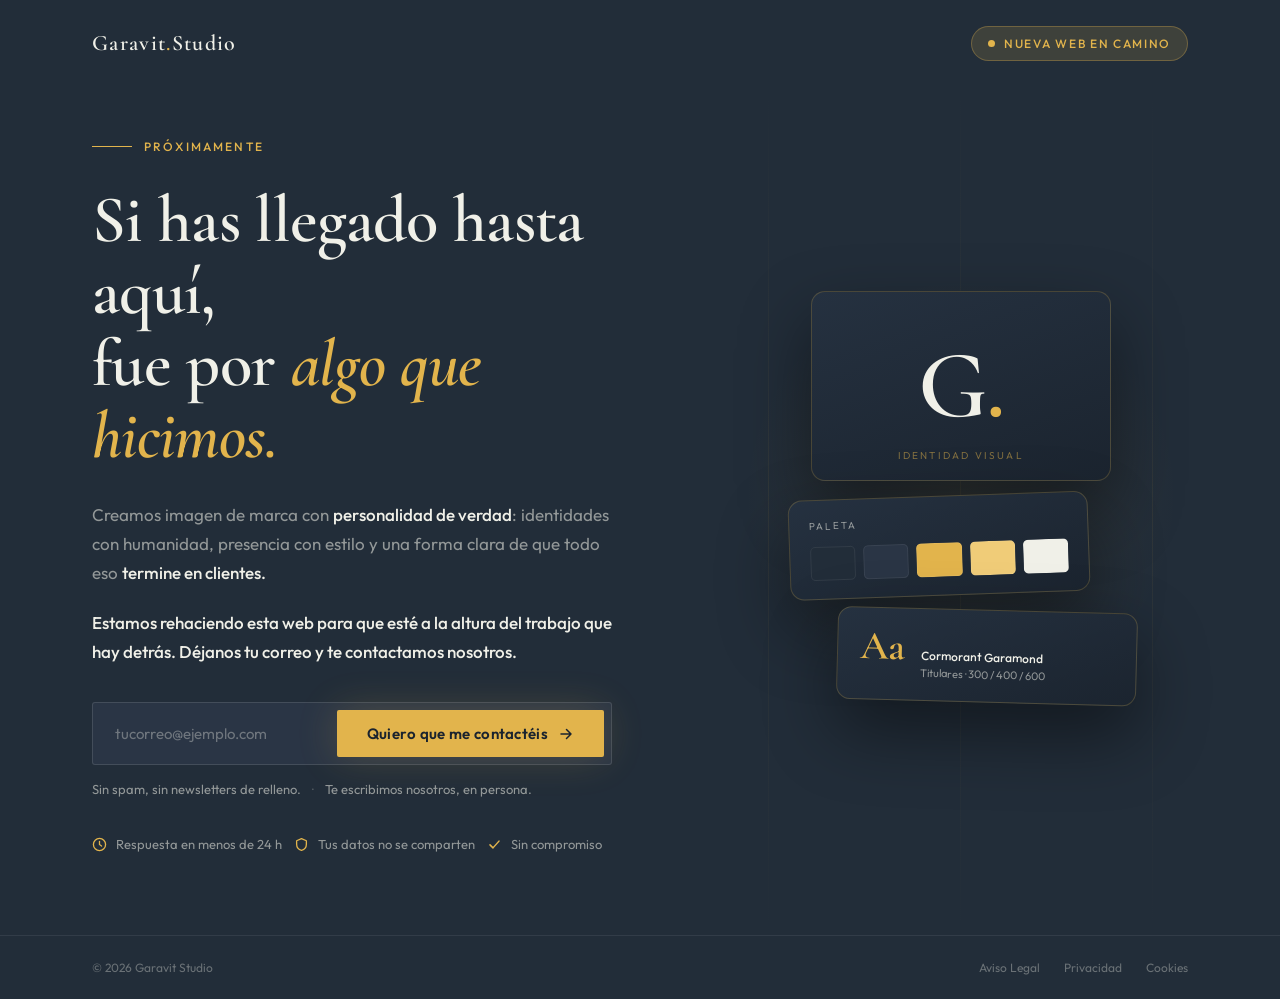
<file: index.html>
<!DOCTYPE html>
<html lang="es">
<head>
  <meta charset="UTF-8">
  <meta name="viewport" content="width=device-width, initial-scale=1.0">

  <!-- ═══ SEO ═══════════════════════════════════════════════ -->
  <title>Próximamente | Garavit Studio — Identidad de marca con personalidad</title>
  <meta name="description" content="Estamos preparando la nueva web de Garavit Studio. Creamos identidad de marca con humanidad, presencia con estilo y contenido que trae clientes. Déjanos tu correo y te contactamos.">
  <meta name="keywords" content="identidad de marca Salamanca, branding con personalidad, diseño de marca, agencia de marketing Salamanca, imagen de marca, Garavit Studio">
  <meta name="author" content="Garavit Studio">
  <meta name="robots" content="index, follow">
  <!-- Canónica a la raíz: esta página se sirve en / mediante el rewrite
       de vercel.json, y también existe en /proximamente.html -->
  <link rel="canonical" href="https://garavitstudio.com/">
  <meta name="theme-color" content="#222d39">

  <!-- ═══ OPEN GRAPH ════════════════════════════════════════ -->
  <meta property="og:type" content="website">
  <meta property="og:url" content="https://garavitstudio.com/">
  <meta property="og:title" content="Próximamente | Garavit Studio">
  <meta property="og:description" content="Si has llegado hasta aquí, fue por algo que hicimos. Estamos preparando algo a la altura. Déjanos tu correo y te contactamos.">
  <meta property="og:locale" content="es_ES">
  <meta property="og:site_name" content="Garavit Studio">

  <!-- ═══ TWITTER CARD ══════════════════════════════════════ -->
  <meta name="twitter:card" content="summary_large_image">
  <meta name="twitter:title" content="Próximamente | Garavit Studio">
  <meta name="twitter:description" content="Identidad de marca con personalidad de verdad. Estamos preparando la nueva web.">
  <meta name="twitter:site" content="@garavitstudio">

  <!-- ═══ JSON-LD ═══════════════════════════════════════════ -->
  <script type="application/ld+json">
  {
    "@context": "https://schema.org",
    "@type": "MarketingAgency",
    "name": "Garavit Studio",
    "description": "Estudio de identidad de marca y creación de contenido en Salamanca. Creamos marcas con personalidad, presencia con estilo y contenido que consigue clientes.",
    "url": "https://garavitstudio.com/",
    "telephone": "+34643981922",
    "email": "hola@garavitstudio.com",
    "address": {
      "@type": "PostalAddress",
      "addressLocality": "Salamanca",
      "addressRegion": "Castilla y León",
      "addressCountry": "ES"
    },
    "areaServed": { "@type": "City", "name": "Salamanca" },
    "priceRange": "€€"
  }
  </script>

  <!-- ═══ FUENTES ═══════════════════════════════════════════ -->
  <link rel="preconnect" href="https://fonts.googleapis.com">
  <link rel="preconnect" href="https://fonts.gstatic.com" crossorigin>
  <link href="https://fonts.googleapis.com/css2?family=Cormorant+Garamond:ital,wght@0,300;0,400;0,600;1,300;1,400;1,600&family=Outfit:wght@300;400;500;600&display=swap" rel="stylesheet">

  <!-- ═══ ESTILOS ═══════════════════════════════════════════ -->
  <link rel="stylesheet" href="css/proximamente.css">
</head>
<body>

<!-- ═══════════════════════════════════════════════
     CABECERA MÍNIMA
═══════════════════════════════════════════════ -->
<header>
  <div class="inner">
    <div class="logo">Garavit<span>.</span>Studio</div>
    <div class="badge">
      <span class="pulse"></span>
      <span>Nueva web en camino</span>
    </div>
  </div>
</header>

<!-- ═══════════════════════════════════════════════
     ÚNICO CONTENIDO: PRÓXIMAMENTE + CORREO
═══════════════════════════════════════════════ -->
<main id="hero">
  <div class="hero-lines">
    <div class="hero-line"></div>
    <div class="hero-line"></div>
    <div class="hero-line"></div>
  </div>

  <div class="container">
    <div class="hero-grid">

      <!-- ─── Texto + formulario ─── -->
      <div>
        <div class="eyebrow reveal">
          <div class="line"></div>
          <span>Próximamente</span>
        </div>

        <h1 class="reveal reveal-delay-1">
          Si has llegado hasta aquí,<br>
          fue por <em>algo que hicimos.</em>
        </h1>

        <p class="hero-sub reveal reveal-delay-2">
          Creamos imagen de marca con <strong>personalidad de verdad</strong>: identidades con
          humanidad, presencia con estilo y una forma clara de que todo eso
          <strong>termine en clientes.</strong>
        </p>

        <p class="hero-kicker reveal reveal-delay-2">
          Estamos rehaciendo esta web para que esté a la altura del trabajo que hay detrás.
          Déjanos tu correo y te contactamos nosotros.
        </p>

        <!-- Formulario: la única acción de la página -->
        <form class="lead-form reveal reveal-delay-3" id="leadForm" novalidate>
          <div class="form-row">
            <input
              type="email"
              id="leadEmail"
              name="email"
              placeholder="tucorreo@ejemplo.com"
              autocomplete="email"
              aria-label="Tu correo electrónico"
              required>
            <button type="submit" class="btn-primary" id="leadSubmit">
              <span id="leadSubmitText">Quiero que me contactéis</span>
              <svg width="16" height="16" viewBox="0 0 16 16" fill="none" aria-hidden="true">
                <path d="M3 8H13M13 8L8.5 3.5M13 8L8.5 12.5"
                  stroke="currentColor" stroke-width="1.5"
                  stroke-linecap="round" stroke-linejoin="round"/>
              </svg>
            </button>
          </div>

          <!-- Trampa antispam: invisible para personas -->
          <div class="hp-field" aria-hidden="true">
            <label for="leadWebsite">No rellenar</label>
            <input type="text" id="leadWebsite" name="_honey" tabindex="-1" autocomplete="off">
          </div>

          <p class="form-note">
            Sin spam, sin newsletters de relleno.
            <span class="sep">·</span>
            Te escribimos nosotros, en persona.
          </p>

          <p class="form-msg" id="leadMsg" role="alert"></p>
        </form>

        <!-- Estado de éxito -->
        <div class="form-success" id="leadSuccess" role="status">
          <div class="success-check">
            <svg width="20" height="20" viewBox="0 0 20 20" fill="none" aria-hidden="true">
              <path d="M4 10.5L8 14.5L16 6" stroke="#e2b44c" stroke-width="2"
                stroke-linecap="round" stroke-linejoin="round"/>
            </svg>
          </div>
          <h2>Apuntado. <em>Te escribimos nosotros.</em></h2>
          <p>
            Te contactamos en menos de 24 horas con una propuesta real para tu proyecto.
            Nada de plantillas ni de correos automáticos.
          </p>
        </div>

        <!-- Señales de confianza -->
        <div class="trust-row reveal reveal-delay-4">
          <div class="trust-item">
            <svg width="15" height="15" viewBox="0 0 16 16" fill="none" aria-hidden="true">
              <circle cx="8" cy="8" r="6.5" stroke="currentColor" stroke-width="1.4"/>
              <path d="M8 4.6V8L10.2 9.6" stroke="currentColor" stroke-width="1.4" stroke-linecap="round"/>
            </svg>
            Respuesta en menos de 24 h
          </div>
          <div class="trust-item">
            <svg width="15" height="15" viewBox="0 0 16 16" fill="none" aria-hidden="true">
              <path d="M8 1.8 13.2 4v3.6c0 3.2-2.1 5.6-5.2 6.6-3.1-1-5.2-3.4-5.2-6.6V4L8 1.8Z"
                stroke="currentColor" stroke-width="1.4" stroke-linejoin="round"/>
            </svg>
            Tus datos no se comparten
          </div>
          <div class="trust-item">
            <svg width="15" height="15" viewBox="0 0 16 16" fill="none" aria-hidden="true">
              <path d="M3.2 8.4 6.4 11.6l6.4-7.2" stroke="currentColor" stroke-width="1.6"
                stroke-linecap="round" stroke-linejoin="round"/>
            </svg>
            Sin compromiso
          </div>
        </div>
      </div>

      <!-- ─── Visual de marca (decorativo, sin enlaces) ─── -->
      <div class="hero-visual reveal reveal-delay-2" aria-hidden="true">
        <div class="hero-blob"></div>
        <div class="brand-stack">

          <div class="brand-card brand-card-mark">
            <div class="brand-mark">G<span>.</span></div>
          </div>

          <div class="brand-card brand-card-palette">
            <p class="palette-label">Paleta</p>
            <div class="swatches">
              <div class="swatch" style="background:#222d39"></div>
              <div class="swatch" style="background:#2a3545"></div>
              <div class="swatch" style="background:#e2b44c"></div>
              <div class="swatch" style="background:#f0cc78"></div>
              <div class="swatch" style="background:#f0f0e8"></div>
            </div>
          </div>

          <div class="brand-card brand-card-type">
            <div class="type-specimen">Aa</div>
            <div class="type-meta">
              <strong>Cormorant Garamond</strong>
              Titulares · 300 / 400 / 600
            </div>
          </div>

        </div>
      </div>

    </div>
  </div>
</main>

<!-- ═══════════════════════════════════════════════
     PIE — solo lo exigido por el RGPD
═══════════════════════════════════════════════ -->
<footer>
  <div class="footer-inner">
    <p class="footer-copy">© 2026 Garavit Studio</p>
    <div class="footer-links">
      <a href="aviso-legal.html">Aviso Legal</a>
      <a href="politica-privacidad.html">Privacidad</a>
      <a href="politica-cookies.html">Cookies</a>
    </div>
  </div>
</footer>

<script src="js/proximamente.js"></script>
</body>
</html>
</file>
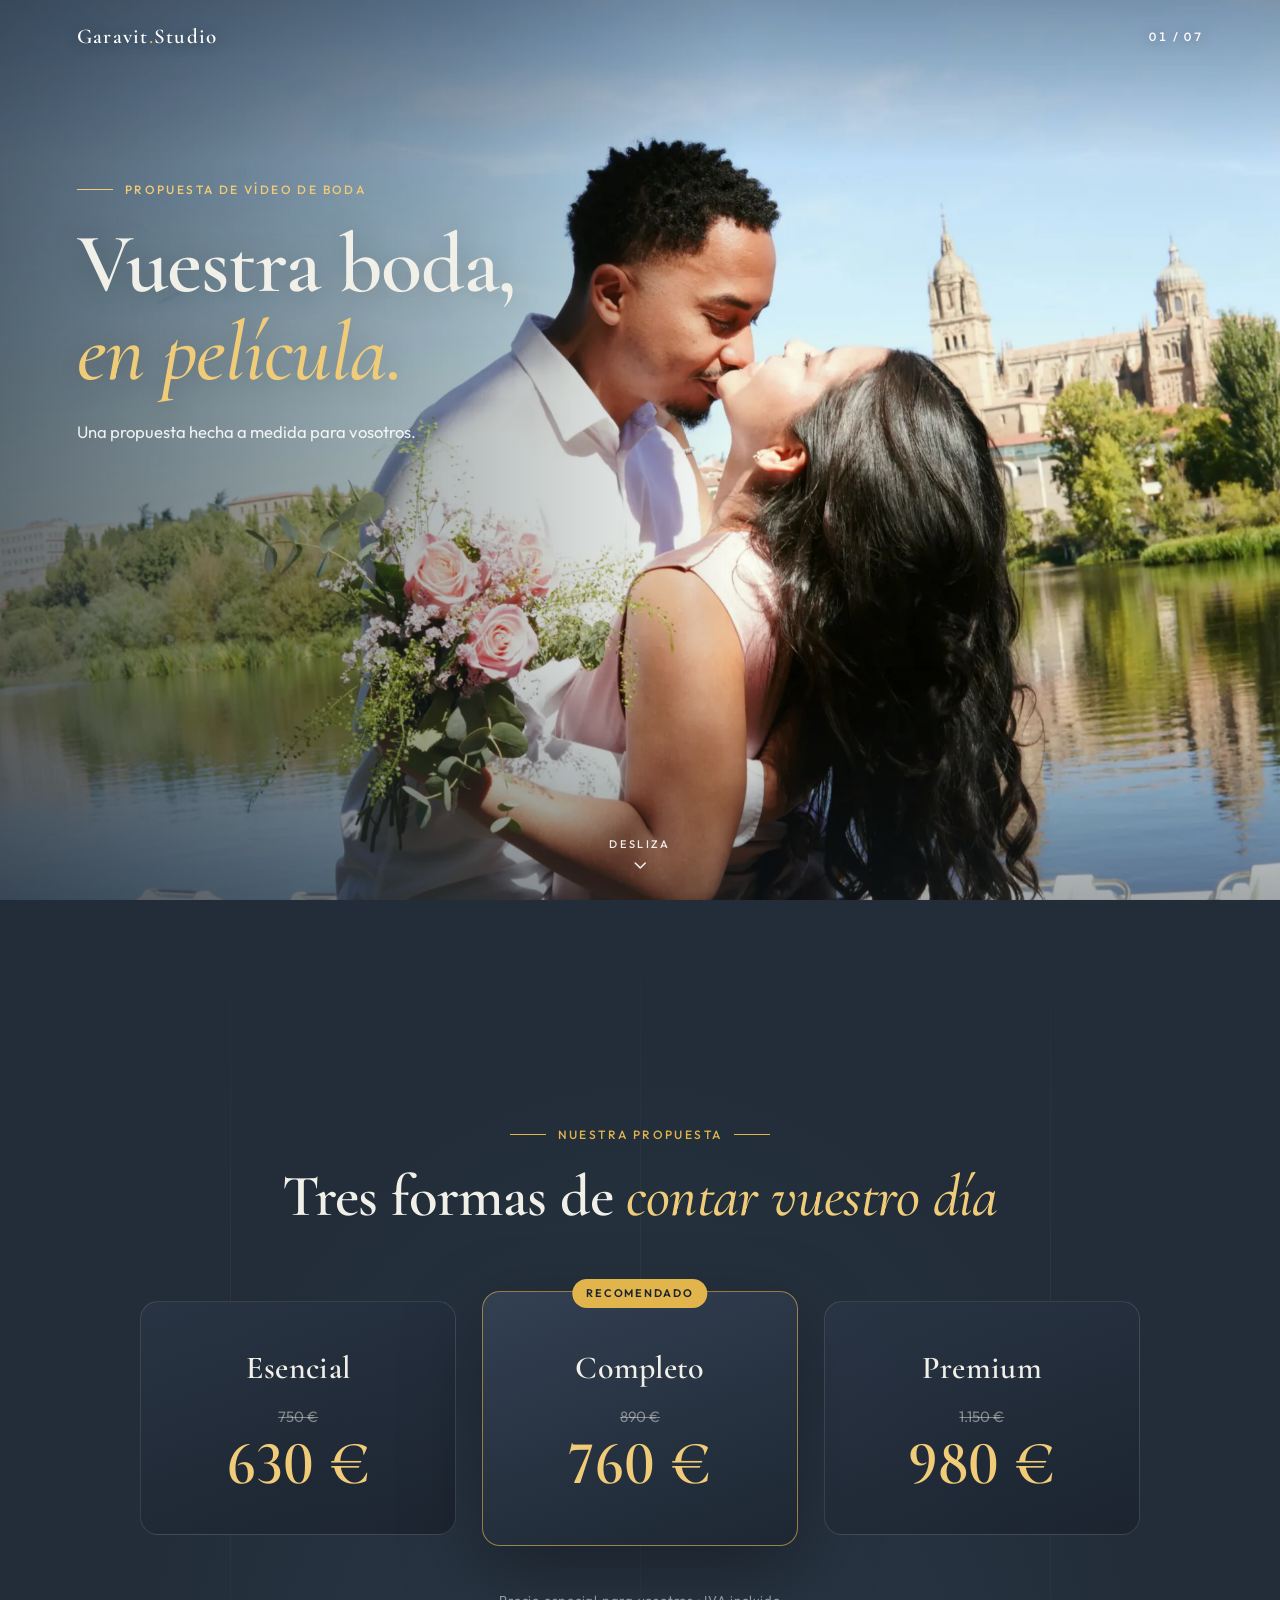
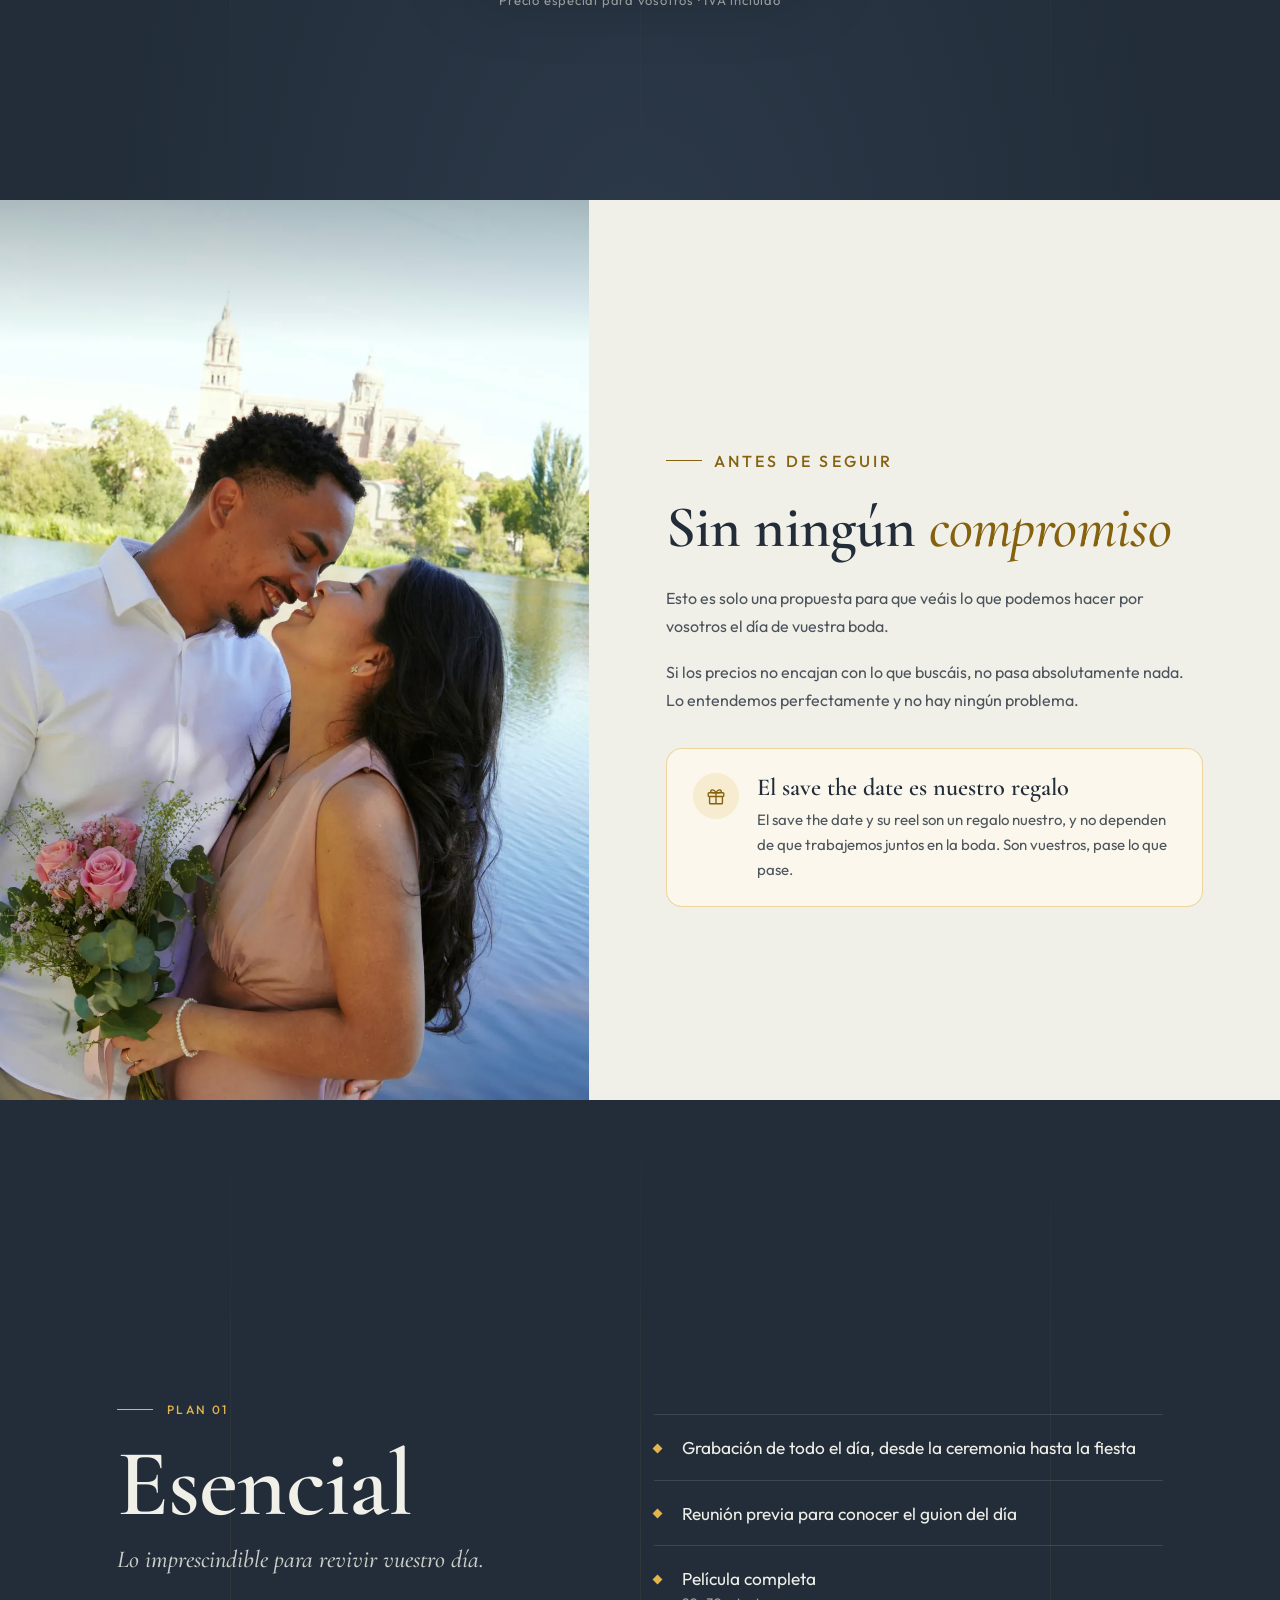
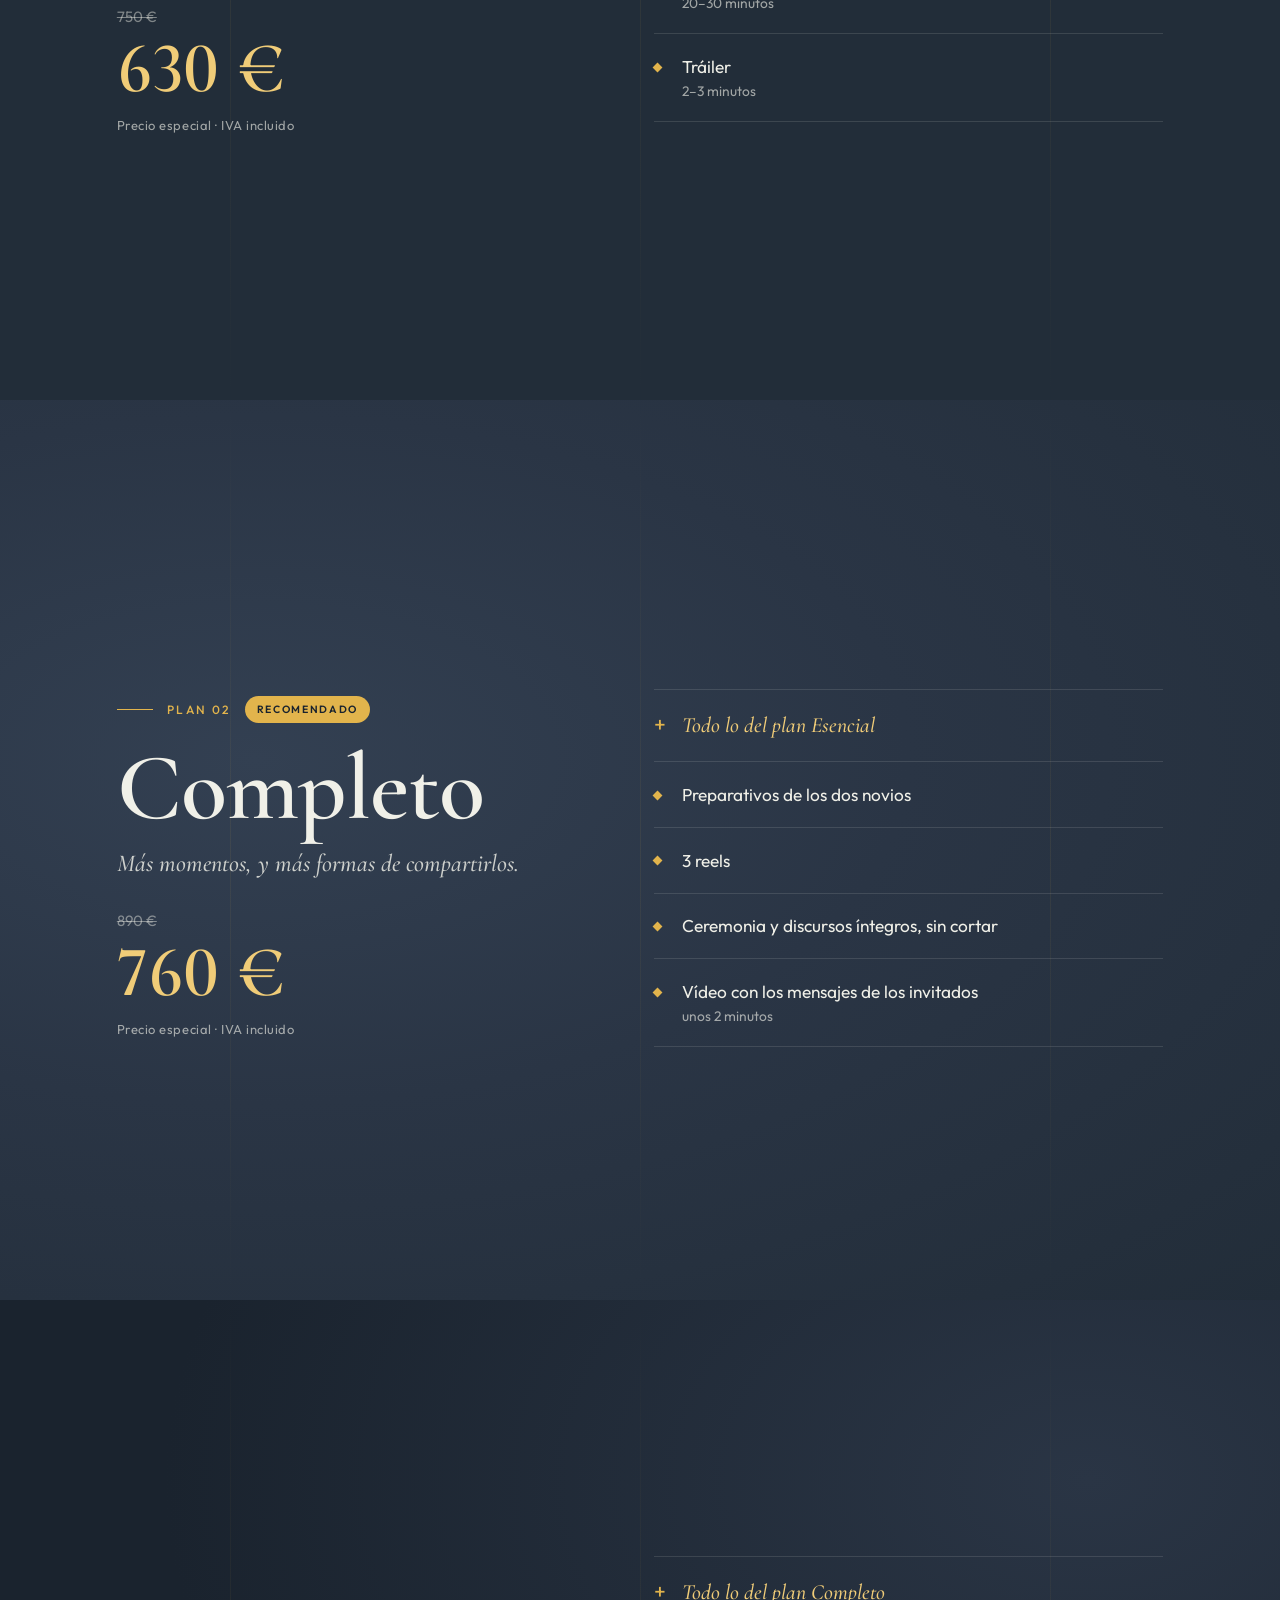
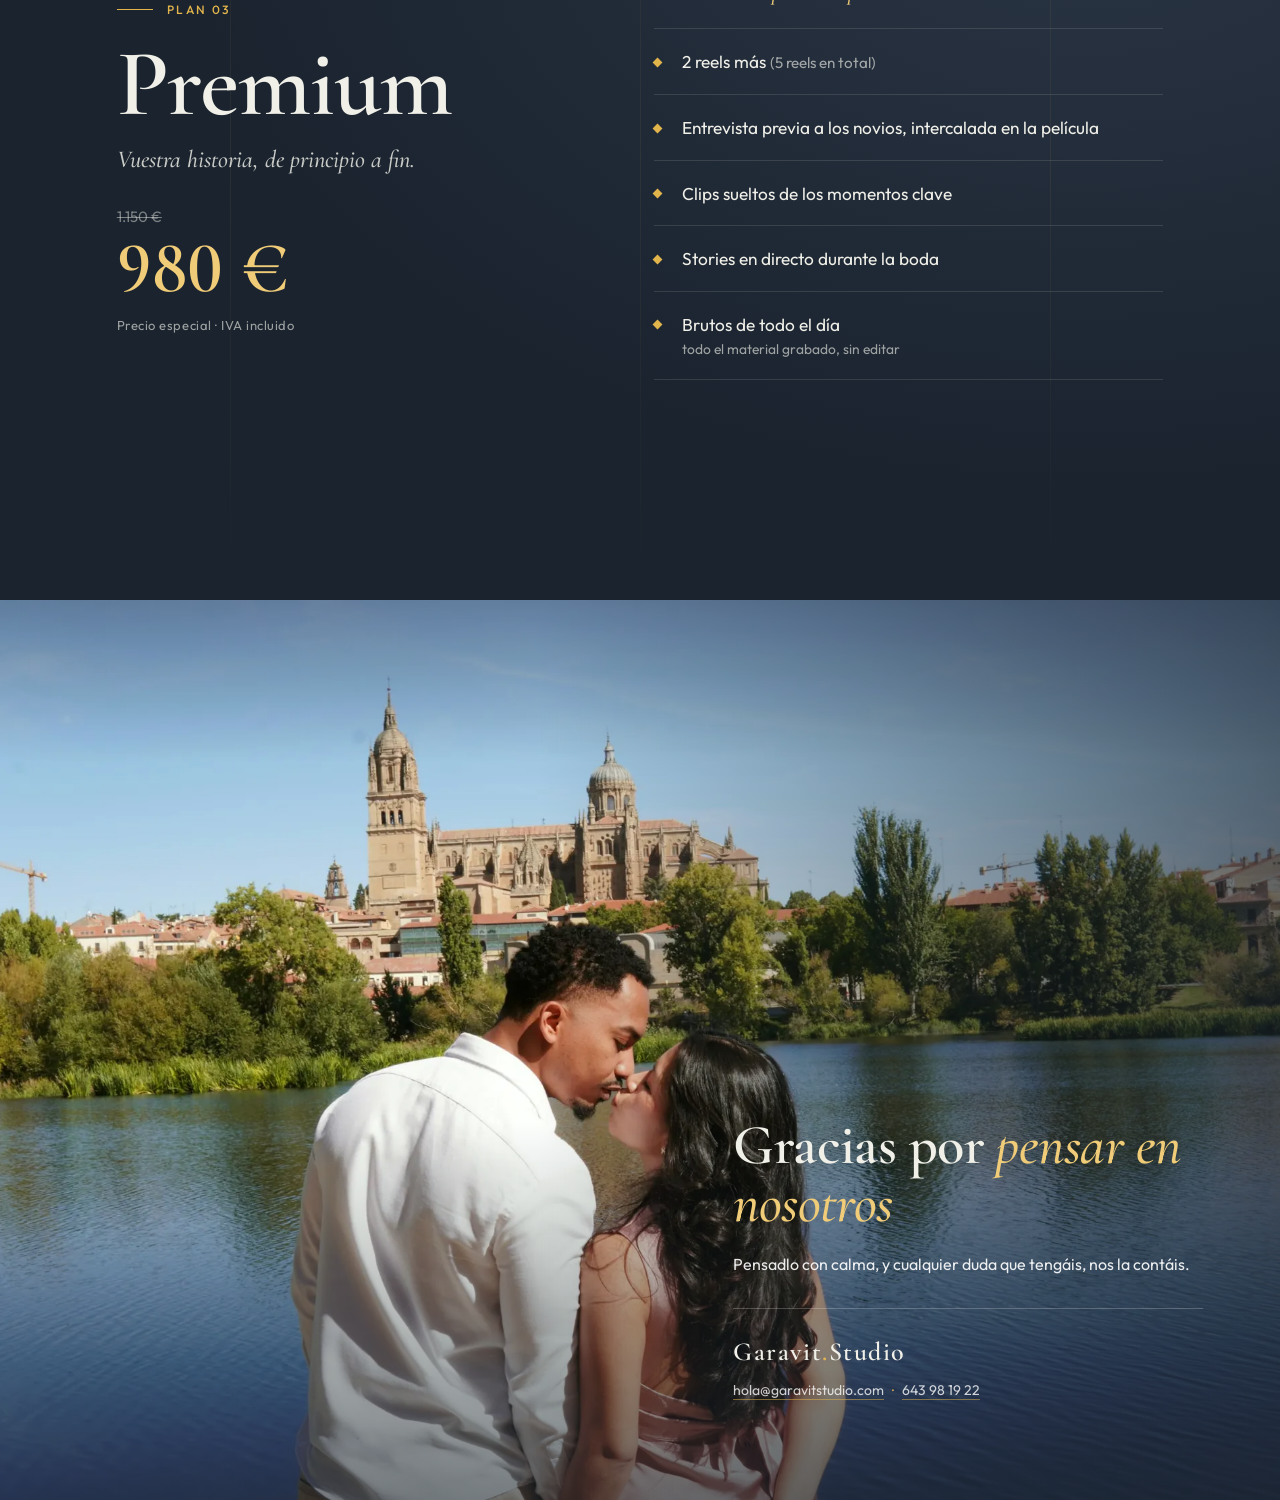
<file: propuesta/index.html>
<!DOCTYPE html>
<html lang="es">
<head>
  <meta charset="UTF-8">
  <meta name="viewport" content="width=device-width, initial-scale=1.0, viewport-fit=cover">
  <script>document.documentElement.classList.add('js');</script>

  <title>Propuesta de vídeo de boda | Garavit Studio</title>
  <meta name="description" content="Nuestra propuesta para grabar vuestra boda: tres planes, sin ningún compromiso.">
  <!-- Página privada para un cliente: fuera de buscadores -->
  <meta name="robots" content="noindex, nofollow">
  <meta name="theme-color" content="#222d39">
  <link rel="icon" href="data:image/svg+xml,%3Csvg xmlns='http://www.w3.org/2000/svg' viewBox='0 0 64 64'%3E%3Crect width='64' height='64' rx='14' fill='%23222d39'/%3E%3Ctext x='32' y='45' text-anchor='middle' font-family='Georgia,serif' font-size='40' font-weight='700' fill='%23f0f0e8'%3EG%3C/text%3E%3Ccircle cx='50' cy='42' r='4' fill='%23e2b44c'/%3E%3C/svg%3E">

  <!-- Vista previa al compartir el enlace (WhatsApp, Instagram…) -->
  <meta property="og:type" content="website">
  <meta property="og:url" content="https://garavitstudio.com/propuesta/">
  <meta property="og:title" content="Vuestra boda, en película · Garavit Studio">
  <meta property="og:description" content="Nuestra propuesta para grabar vuestra boda. Sin ningún compromiso.">
  <meta property="og:image" content="https://garavitstudio.com/propuesta/img/og.jpg">
  <meta property="og:image:width" content="1200">
  <meta property="og:image:height" content="630">
  <meta property="og:locale" content="es_ES">
  <meta property="og:site_name" content="Garavit Studio">
  <meta name="twitter:card" content="summary_large_image">

  <link rel="preconnect" href="https://fonts.googleapis.com">
  <link rel="preconnect" href="https://fonts.gstatic.com" crossorigin>
  <link href="https://fonts.googleapis.com/css2?family=Cormorant+Garamond:ital,wght@0,400;0,500;0,600;1,400;1,500&family=Outfit:wght@300;400;500;600&display=swap" rel="stylesheet">

  <style>
    /* ═══════════════════════════════════════════════
       GARAVIT STUDIO — PRESENTACIÓN DE PRESUPUESTO
       Mismos colores y tipografías que la web.
       Rutas absolutas (/propuesta/…) para que funcione
       tanto en /propuesta como en /propuesta/
    ═══════════════════════════════════════════════ */
    *, *::before, *::after { box-sizing: border-box; margin: 0; padding: 0; }

    :root {
      --navy: #222d39;
      --navy-dark: #1a232e;
      --navy-light: #2a3545;
      --cream: #f0f0e8;
      --gold: #e2b44c;
      --gold-light: #f0cc78;
      --gold-ink: #86620f;               /* dorado legible sobre crema */
      --muted: rgba(240,240,232,0.62);
      --rule: rgba(240,240,232,0.12);
      --ease: cubic-bezier(0.23, 1, 0.32, 1);
      --pad-x: clamp(20px, 6vw, 96px);
    }

    html {
      background: var(--navy);
      scroll-snap-type: y proximity;
      scroll-behavior: smooth;
      -webkit-text-size-adjust: 100%;
    }
    @media (min-width: 900px) and (min-height: 620px) and (orientation: landscape) {
      html { scroll-snap-type: y mandatory; }
    }

    body {
      background: var(--navy);
      color: var(--cream);
      font-family: 'Outfit', system-ui, sans-serif;
      font-weight: 400;
      line-height: 1.6;
      overflow-x: hidden;
      -webkit-font-smoothing: antialiased;
    }

    img { display: block; max-width: 100%; }
    .sr-only {
      position: absolute; width: 1px; height: 1px; overflow: hidden;
      clip: rect(0 0 0 0); white-space: nowrap;
    }

    /* ─── BARRA SUPERIOR ──────────────────────────── */
    .topbar {
      position: fixed; top: 0; left: 0; right: 0; z-index: 30;
      display: flex; align-items: center; justify-content: space-between;
      padding: calc(20px + env(safe-area-inset-top)) var(--pad-x) 20px;
      pointer-events: none;
    }
    .logo, .counter { transition: color 0.35s, text-shadow 0.35s; color: var(--cream); }
    .logo {
      pointer-events: auto;
      font-family: 'Cormorant Garamond', serif;
      font-size: 21px; font-weight: 600; letter-spacing: 0.06em;
      text-decoration: none;
    }
    .logo span { color: var(--gold); transition: color 0.35s; }
    .counter {
      font-size: 12px; font-weight: 500; letter-spacing: 0.2em;
      font-variant-numeric: tabular-nums;
    }
    .topbar [data-on="photo"] { color: #fff; text-shadow: 0 1px 14px rgba(0,0,0,0.45); }
    .topbar [data-on="light"] { color: var(--navy); text-shadow: none; }
    .topbar [data-on="light"] span { color: var(--gold-ink); }

    /* ─── DIAPOSITIVAS ────────────────────────────── */
    .slide {
      position: relative;
      min-height: 100vh;
      min-height: 100svh;
      scroll-snap-align: start;
      display: flex; align-items: center;
      overflow: hidden;
    }
    .wrap {
      position: relative; z-index: 2;
      width: 100%; max-width: 1200px; margin: 0 auto;
      padding: clamp(96px, 14vh, 140px) var(--pad-x) clamp(64px, 10vh, 110px);
    }

    .eyebrow {
      display: flex; align-items: center; gap: 12px;
      font-size: 12px; font-weight: 500; letter-spacing: 0.2em;
      text-transform: uppercase; color: var(--gold);
      margin-bottom: 22px;
    }
    .eyebrow .line { width: 36px; height: 1px; background: currentColor; flex: none; }

    h1, h2 {
      font-family: 'Cormorant Garamond', serif;
      font-weight: 600; line-height: 1.04; letter-spacing: -0.01em;
    }
    h1 em, h2 em { font-style: italic; font-weight: 500; color: var(--gold-light); }
    h2 { font-size: clamp(38px, 4.6vw, 72px); }

    /* Líneas verticales decorativas, como en la home */
    .lines { position: absolute; inset: 0; pointer-events: none; }
    .lines i {
      position: absolute; top: 0; bottom: 0; width: 1px;
      background: linear-gradient(to bottom, transparent, rgba(226,180,76,0.08), transparent);
    }
    .lines i:nth-child(1) { left: 18%; }
    .lines i:nth-child(2) { left: 50%; }
    .lines i:nth-child(3) { left: 82%; }

    /* ─── APARICIONES ─────────────────────────────── */
    .js .rv {
      opacity: 0; transform: translateY(26px);
      transition: opacity 0.9s var(--ease), transform 0.9s var(--ease);
      transition-delay: calc(var(--d, 0) * 0.12s + 0.1s);
    }
    .js .is-in .rv { opacity: 1; transform: none; }

    /* ═══ 1 · PORTADA ═══════════════════════════════ */
    .photo-bg { position: absolute; inset: 0; margin: 0; }
    .photo-bg img { width: 100%; height: 100%; object-fit: cover; }

    .cover .photo-bg img { object-position: 50% 35%; }
    .js .cover .photo-bg img { animation: kenburns 16s var(--ease) both; }
    @keyframes kenburns {
      from { transform: scale(1.08); }
      to   { transform: scale(1); }
    }
    .cover .shade {
      position: absolute; inset: 0;
      background:
        linear-gradient(180deg, rgba(26,35,46,0.35) 0%, rgba(26,35,46,0) 18%),
        linear-gradient(90deg, rgba(26,35,46,0.66) 0%, rgba(26,35,46,0.3) 36%, rgba(26,35,46,0) 58%),
        linear-gradient(0deg, rgba(26,35,46,0.4) 0%, rgba(26,35,46,0) 26%);
    }
    .cover__content {
      position: relative; z-index: 2;
      align-self: flex-start;
      margin-top: clamp(110px, 20vh, 220px);
      padding: 0 var(--pad-x);
      max-width: 780px;
    }
    .cover .eyebrow { color: var(--gold-light); }
    .cover h1 {
      font-size: clamp(48px, 6.6vw, 108px);
      text-shadow: 0 2px 30px rgba(0,0,0,0.25);
    }
    .cover__sub {
      margin-top: 22px;
      font-size: clamp(16px, 1.3vw, 19px);
      color: rgba(255,255,255,0.88);
      max-width: 420px;
    }
    .next-hint {
      position: absolute; z-index: 3; left: 50%; bottom: calc(26px + env(safe-area-inset-bottom));
      transform: translateX(-50%);
      display: flex; flex-direction: column; align-items: center; gap: 6px;
      background: none; border: 0; cursor: pointer;
      color: #fff; font: 500 11px/1 'Outfit', sans-serif;
      letter-spacing: 0.24em; text-transform: uppercase;
      opacity: 0.9;
    }
    .next-hint svg { animation: bob 2.2s ease-in-out infinite; }
    @keyframes bob {
      0%, 100% { transform: translateY(0); }
      50% { transform: translateY(6px); }
    }

    @media (orientation: portrait) {
      .cover { align-items: flex-end; }
      .cover .photo-bg img { object-position: 55% 50%; }
      .cover .shade {
        background:
          linear-gradient(180deg, rgba(26,35,46,0.4) 0%, rgba(26,35,46,0) 16%),
          linear-gradient(0deg, rgba(26,35,46,0.92) 0%, rgba(26,35,46,0.62) 26%, rgba(26,35,46,0) 52%);
      }
      .cover__content {
        align-self: flex-end;
        margin: 0 0 calc(92px + env(safe-area-inset-bottom));
      }
      .cover h1 { font-size: clamp(46px, 12vw, 84px); }
    }

    /* ═══ 2 · LOS TRES PRECIOS ═══════════════════════ */
    .prices { background: radial-gradient(ellipse at 50% 110%, #2c3949 0%, var(--navy) 60%); }
    .prices .wrap { text-align: center; }
    .prices .eyebrow { justify-content: center; }
    .price-grid {
      display: grid; grid-template-columns: repeat(3, 1fr);
      gap: clamp(14px, 2vw, 28px);
      margin: clamp(40px, 7vh, 72px) auto 0;
      max-width: 1000px;
      align-items: center;
    }
    .price-card {
      position: relative;
      padding: clamp(28px, 4.4vh, 48px) clamp(20px, 2.4vw, 34px);
      border: 1px solid var(--rule);
      border-radius: 18px;
      background: linear-gradient(160deg, rgba(42,53,69,0.92), rgba(27,36,47,0.92));
    }
    .price-card h3 {
      font-family: 'Cormorant Garamond', serif;
      font-size: clamp(28px, 2.5vw, 38px); font-weight: 600; letter-spacing: 0.01em;
    }
    .price { margin-top: 12px; display: flex; flex-direction: column; align-items: center; gap: 4px; }
    .price s {
      font-size: 15px; color: rgba(240,240,232,0.46);
      text-decoration-thickness: 1px;
    }
    .price strong {
      font-family: 'Cormorant Garamond', serif; font-weight: 600;
      font-size: clamp(48px, 4.8vw, 72px); line-height: 1;
      color: var(--gold-light);
      font-variant-numeric: lining-nums;
      white-space: nowrap;
    }
    .price-card--featured {
      border-color: rgba(226,180,76,0.6);
      background: linear-gradient(160deg, #334052, #1d2733);
      box-shadow: 0 30px 80px rgba(0,0,0,0.35);
      padding-top: clamp(38px, 5.6vh, 60px);
      padding-bottom: clamp(38px, 5.6vh, 60px);
    }
    .tag {
      position: absolute; top: -13px; left: 50%;
      transform: translateX(-50%);
      background: var(--gold); color: var(--navy-dark);
      font-size: 11px; font-weight: 600; letter-spacing: 0.16em; text-transform: uppercase;
      padding: 6px 14px; border-radius: 40px; white-space: nowrap;
    }
    .price-note {
      margin-top: clamp(28px, 5vh, 44px);
      font-size: 13px; letter-spacing: 0.06em; color: var(--muted);
    }

    /* Aparecen de uno en uno */
    .js .price-card {
      opacity: 0; transform: translateY(34px);
      transition: opacity 1s var(--ease), transform 1s var(--ease);
      transition-delay: calc(var(--i) * 0.7s + 0.35s);
    }
    .js .is-in .price-card { opacity: 1; transform: none; }
    .js .tag, .js .price-note {
      opacity: 0;
      transition: opacity 0.8s var(--ease);
      transition-delay: 2.5s;
    }
    .js .is-in .tag, .js .is-in .price-note { opacity: 1; }

    @media (max-width: 760px) {
      .price-grid { grid-template-columns: 1fr; gap: 16px; }
      .price-card, .price-card--featured {
        display: flex; align-items: center; justify-content: space-between;
        text-align: left;
        padding: 22px 22px;
      }
      .price { margin-top: 0; align-items: flex-end; }
      .price strong { font-size: 44px; }
      .price s { font-size: 14px; }
      .tag { left: 22px; transform: none; top: -11px; font-size: 10px; }
    }

    /* ═══ 3 · SIN COMPROMISO ═══════════════════════ */
    .calm { background: var(--cream); color: var(--navy); }
    .split {
      display: grid; grid-template-columns: 0.92fr 1.08fr;
      width: 100%; min-height: 100vh; min-height: 100svh;
    }
    .split__photo { position: relative; margin: 0; overflow: hidden; }
    .split__photo img {
      position: absolute; inset: 0; width: 100%; height: 100%;
      object-fit: cover; object-position: 50% 38%;
    }
    .split__photo::after {
      content: ''; position: absolute; inset: 0;
      background: linear-gradient(180deg, rgba(26,35,46,0.3) 0%, rgba(26,35,46,0) 16%);
    }
    .split__text {
      display: flex; flex-direction: column; justify-content: center;
      padding: clamp(96px, 13vh, 140px) var(--pad-x) clamp(56px, 9vh, 96px);
      max-width: 720px;
    }
    .calm .eyebrow { color: var(--gold-ink); }
    .calm h2 em { color: var(--gold-ink); }
    .calm p {
      margin-top: 18px; max-width: 520px;
      font-size: clamp(16px, 1.25vw, 19px); line-height: 1.75;
      color: rgba(34,45,57,0.8);
    }
    .calm h2 + p { margin-top: 26px; }
    .gift {
      margin-top: 34px; max-width: 540px;
      display: flex; gap: 18px; align-items: flex-start;
      padding: 24px 26px;
      background: #fbf7ec;
      border: 1px solid rgba(226,180,76,0.5);
      border-radius: 16px;
    }
    .gift__icon {
      flex: none; width: 46px; height: 46px; border-radius: 50%;
      display: grid; place-items: center;
      background: rgba(226,180,76,0.18); color: var(--gold-ink);
    }
    .gift h3 {
      font-family: 'Cormorant Garamond', serif;
      font-size: clamp(22px, 1.9vw, 27px); font-weight: 600; line-height: 1.2;
    }
    .gift p { margin-top: 6px; font-size: 15px; line-height: 1.65; }

    @media (max-width: 899px), (orientation: portrait) {
      .split { grid-template-columns: 1fr; grid-template-rows: auto 1fr; }
      .split__photo { height: 44vh; height: 44svh; min-height: 260px; }
      .split__photo img { object-position: 50% 40%; }
      .split__text { padding: 36px var(--pad-x) 60px; justify-content: flex-start; }
    }

    /* ═══ 4-6 · PLANES ═════════════════════════════ */
    .plan .wrap {
      display: grid; grid-template-columns: 0.95fr 1.05fr;
      gap: clamp(40px, 6vw, 110px); align-items: center;
    }
    .plan--esencial { background: var(--navy); }
    .plan--completo { background: radial-gradient(ellipse at 20% 40%, #334052 0%, var(--navy-light) 45%, var(--navy) 100%); }
    .plan--premium  { background: radial-gradient(ellipse at 85% 20%, #2a3545 0%, var(--navy-dark) 60%); }

    .plan__meta {
      display: flex; align-items: center; gap: 14px; flex-wrap: wrap;
      font-size: 12px; font-weight: 500; letter-spacing: 0.2em;
      text-transform: uppercase; color: var(--gold);
    }
    .plan__meta .line { width: 36px; height: 1px; background: currentColor; }
    .pill {
      background: var(--gold); color: var(--navy-dark);
      font-size: 10.5px; font-weight: 600; letter-spacing: 0.16em;
      padding: 5px 12px; border-radius: 40px;
    }
    .plan h2 { font-size: clamp(58px, 7.4vw, 120px); margin-top: 16px; }
    .plan__tagline {
      margin-top: 10px;
      font-family: 'Cormorant Garamond', serif; font-style: italic; font-weight: 500;
      font-size: clamp(21px, 1.9vw, 28px); line-height: 1.3;
      color: rgba(240,240,232,0.82);
    }
    .plan .price { align-items: flex-start; margin-top: 30px; }
    .plan .price strong { font-size: clamp(58px, 5.6vw, 86px); }
    .plan .price small { font-size: 13px; color: var(--muted); letter-spacing: 0.04em; margin-top: 6px; }

    .plan__list { list-style: none; border-top: 1px solid var(--rule); }
    .plan__list li {
      display: grid; grid-template-columns: 22px 1fr; column-gap: 6px;
      padding: clamp(14px, 2.2vh, 21px) 0;
      border-bottom: 1px solid var(--rule);
      font-size: clamp(16px, 1.35vw, 20px); line-height: 1.45;
    }
    .plan__list li::before {
      content: ''; width: 7px; height: 7px; margin-top: 0.56em;
      background: var(--gold); transform: rotate(45deg);
    }
    .plan__list small {
      display: block; font-size: 0.8em; color: var(--muted); margin-top: 2px;
    }
    .plan__list .paren { color: var(--muted); font-size: 0.88em; white-space: nowrap; }
    .plan__list li.all {
      font-family: 'Cormorant Garamond', serif; font-style: italic; font-weight: 500;
      font-size: clamp(20px, 1.7vw, 25px); color: var(--gold-light);
    }
    .plan__list li.all::before {
      content: '+'; width: auto; height: auto; margin-top: 0;
      background: none; transform: none;
      font-family: 'Outfit', sans-serif; font-style: normal; font-weight: 400;
      color: var(--gold); line-height: 1.3;
    }
    .js .plan__list li {
      opacity: 0; transform: translateX(18px);
      transition: opacity 0.8s var(--ease), transform 0.8s var(--ease);
      transition-delay: calc(var(--k, 0) * 0.09s + 0.45s);
    }
    .js .is-in .plan__list li { opacity: 1; transform: none; }

    @media (max-width: 899px) {
      .plan .wrap { grid-template-columns: 1fr; gap: 34px; }
      .plan .price { margin-top: 20px; }
    }
    @media (max-width: 760px) {
      .wrap { padding-top: 84px; padding-bottom: 48px; }
      .plan .wrap { gap: 26px; }
      .plan h2 { font-size: 56px; margin-top: 10px; }
      .plan .price { margin-top: 14px; }
      .plan .price strong { font-size: 52px; }
      .plan__list li { padding: 12px 0; font-size: 16px; }
      .plan__list li.all { font-size: 20px; }
    }

    /* ═══ 7 · CIERRE ═══════════════════════════════ */
    .closing { background: var(--navy); align-items: flex-end; }
    .closing .photo-bg img { object-position: 50% 42%; }
    .closing .shade {
      position: absolute; inset: 0;
      background:
        linear-gradient(180deg, rgba(26,35,46,0.35) 0%, rgba(26,35,46,0) 18%),
        linear-gradient(270deg, rgba(26,35,46,0.62) 0%, rgba(26,35,46,0.2) 38%, rgba(26,35,46,0) 58%),
        linear-gradient(0deg, rgba(26,35,46,0.6) 0%, rgba(26,35,46,0) 42%);
    }
    .closing__content {
      position: relative; z-index: 2;
      margin: 0 var(--pad-x) clamp(56px, 11vh, 120px) auto;
      max-width: 470px;
    }
    .closing h2 { font-size: clamp(40px, 4.4vw, 68px); text-shadow: 0 2px 24px rgba(0,0,0,0.25); }
    .closing p.lead {
      margin-top: 18px; font-size: clamp(16px, 1.25vw, 19px); line-height: 1.7;
      color: rgba(255,255,255,0.9);
    }
    .sign {
      margin-top: 30px; padding-top: 22px;
      border-top: 1px solid rgba(255,255,255,0.22);
    }
    .sign__logo {
      font-family: 'Cormorant Garamond', serif;
      font-size: 26px; font-weight: 600; letter-spacing: 0.06em;
    }
    .sign__logo span { color: var(--gold); }
    .sign__contact { margin-top: 6px; font-size: 14px; color: rgba(255,255,255,0.78); }
    .sign__contact a { color: inherit; text-decoration: none; border-bottom: 1px solid rgba(226,180,76,0.5); }
    .sign__contact .dot { margin: 0 8px; color: var(--gold); }

    @media (orientation: portrait), (max-width: 760px) {
      .closing { flex-direction: column; align-items: stretch; }
      .closing .photo-bg { position: relative; height: 56vh; height: 56svh; min-height: 300px; }
      .closing .photo-bg img { object-position: 45% 45%; }
      .closing .shade {
        background:
          linear-gradient(180deg, rgba(26,35,46,0.4) 0%, rgba(26,35,46,0) 22%),
          linear-gradient(0deg, var(--navy) 0%, rgba(34,45,57,0) 38%);
      }
      .closing__content {
        flex: 1; display: flex; flex-direction: column; justify-content: center;
        margin: -48px var(--pad-x) 0;
        padding-bottom: calc(40px + env(safe-area-inset-bottom));
        max-width: 560px;
      }
    }

    /* ─── ACCESIBILIDAD ───────────────────────────── */
    @media (prefers-reduced-motion: reduce) {
      html { scroll-behavior: auto; }
      *, *::before, *::after {
        animation: none !important;
        transition-duration: 0.01ms !important;
        transition-delay: 0s !important;
      }
    }
  </style>
</head>
<body>

<!-- Barra fija: logo + número de diapositiva -->
<header class="topbar">
  <a class="logo" href="#portada" data-on="photo">Garavit<span>.</span>Studio</a>
  <span class="counter" id="counter" data-on="photo" aria-hidden="true">01 / 07</span>
</header>

<main>

  <!-- ═══ 1 · PORTADA ═══ -->
  <section class="slide cover" id="portada" data-tone="photo" aria-label="Portada">
    <picture class="photo-bg">
      <source media="(orientation: portrait)" type="image/webp" srcset="/propuesta/img/portada-movil.webp">
      <source media="(orientation: portrait)" srcset="/propuesta/img/portada-movil.jpg">
      <source type="image/webp" srcset="/propuesta/img/portada.webp">
      <img src="/propuesta/img/portada.jpg" alt="La pareja besándose junto al río Tormes, con la Catedral de Salamanca al fondo" fetchpriority="high">
    </picture>
    <div class="shade"></div>

    <div class="cover__content">
      <p class="eyebrow rv"><span class="line"></span>Propuesta de vídeo de boda</p>
      <h1 class="rv" style="--d:1">Vuestra boda,<br><em>en película.</em></h1>
      <p class="cover__sub rv" style="--d:2">Una propuesta hecha a medida para vosotros.</p>
    </div>

    <button class="next-hint" type="button" data-next aria-label="Ir a la siguiente diapositiva">
      Desliza
      <svg width="18" height="18" viewBox="0 0 18 18" fill="none" aria-hidden="true">
        <path d="M4 7l5 5 5-5" stroke="currentColor" stroke-width="1.6" stroke-linecap="round" stroke-linejoin="round"/>
      </svg>
    </button>
  </section>

  <!-- ═══ 2 · LOS TRES PLANES (solo precios) ═══ -->
  <section class="slide prices" id="planes" data-tone="dark" aria-label="Los tres planes">
    <div class="lines" aria-hidden="true"><i></i><i></i><i></i></div>
    <div class="wrap">
      <p class="eyebrow rv"><span class="line"></span>Nuestra propuesta<span class="line"></span></p>
      <h2 class="rv" style="--d:1">Tres formas de <em>contar vuestro día</em></h2>

      <div class="price-grid">
        <article class="price-card" style="--i:0">
          <h3>Esencial</h3>
          <p class="price"><s><span class="sr-only">Precio habitual: </span>750&nbsp;€</s><strong>630&nbsp;€</strong></p>
        </article>

        <article class="price-card price-card--featured" style="--i:1">
          <span class="tag">Recomendado</span>
          <h3>Completo</h3>
          <p class="price"><s><span class="sr-only">Precio habitual: </span>890&nbsp;€</s><strong>760&nbsp;€</strong></p>
        </article>

        <article class="price-card" style="--i:2">
          <h3>Premium</h3>
          <p class="price"><s><span class="sr-only">Precio habitual: </span>1.150&nbsp;€</s><strong>980&nbsp;€</strong></p>
        </article>
      </div>

      <p class="price-note">Precio especial para vosotros · IVA incluido</p>
    </div>
  </section>

  <!-- ═══ 3 · SIN COMPROMISO ═══ -->
  <section class="slide calm" id="sin-compromiso" data-tone="light" aria-label="Sin compromiso">
    <div class="split">
      <figure class="split__photo" data-tone="photo">
        <picture>
          <source type="image/webp" srcset="/propuesta/img/pareja.webp">
          <img src="/propuesta/img/pareja.jpg" alt="La pareja sonriendo, frente con frente, con un ramo de rosas" loading="lazy" decoding="async">
        </picture>
      </figure>

      <div class="split__text">
        <p class="eyebrow rv"><span class="line"></span>Antes de seguir</p>
        <h2 class="rv" style="--d:1">Sin ningún <em>compromiso</em></h2>
        <p class="rv" style="--d:2">Esto es solo una propuesta para que veáis lo que podemos hacer por vosotros el día de vuestra boda.</p>
        <p class="rv" style="--d:3">Si los precios no encajan con lo que buscáis, no pasa absolutamente nada. Lo entendemos perfectamente y no hay ningún problema.</p>

        <div class="gift rv" style="--d:4">
          <div class="gift__icon" aria-hidden="true">
            <svg width="22" height="22" viewBox="0 0 24 24" fill="none">
              <rect x="3.5" y="8.5" width="17" height="4" rx="1" stroke="currentColor" stroke-width="1.5"/>
              <path d="M5 12.5v7a1 1 0 0 0 1 1h12a1 1 0 0 0 1-1v-7M12 8.5v12" stroke="currentColor" stroke-width="1.5"/>
              <path d="M12 8.5c-1.2-2.8-4.6-4.1-5.6-2.2-.8 1.6 1.3 2.2 5.6 2.2Zm0 0c1.2-2.8 4.6-4.1 5.6-2.2.8 1.6-1.3 2.2-5.6 2.2Z" stroke="currentColor" stroke-width="1.5" stroke-linejoin="round"/>
            </svg>
          </div>
          <div>
            <h3>El save the date es nuestro regalo</h3>
            <p>El save the date y su reel son un regalo nuestro, y no dependen de que trabajemos juntos en la boda. Son vuestros, pase lo que pase.</p>
          </div>
        </div>
      </div>
    </div>
  </section>

  <!-- ═══ 4 · PLAN ESENCIAL ═══ -->
  <section class="slide plan plan--esencial" id="esencial" data-tone="dark" aria-label="Plan Esencial">
    <div class="lines" aria-hidden="true"><i></i><i></i><i></i></div>
    <div class="wrap">
      <div class="plan__head">
        <p class="plan__meta rv"><span class="line"></span>Plan 01</p>
        <h2 class="rv" style="--d:1">Esencial</h2>
        <p class="plan__tagline rv" style="--d:2">Lo imprescindible para revivir vuestro día.</p>
        <p class="price rv" style="--d:3"><s><span class="sr-only">Precio habitual: </span>750&nbsp;€</s><strong>630&nbsp;€</strong><small>Precio especial · IVA incluido</small></p>
      </div>
      <ul class="plan__list">
        <li>Grabación de todo el día, desde la ceremonia hasta la fiesta</li>
        <li>Reunión previa para conocer el guion del día</li>
        <li><span>Película completa<small>20–30 minutos</small></span></li>
        <li><span>Tráiler<small>2–3 minutos</small></span></li>
      </ul>
    </div>
  </section>

  <!-- ═══ 5 · PLAN COMPLETO ═══ -->
  <section class="slide plan plan--completo" id="completo" data-tone="dark" aria-label="Plan Completo">
    <div class="lines" aria-hidden="true"><i></i><i></i><i></i></div>
    <div class="wrap">
      <div class="plan__head">
        <p class="plan__meta rv"><span class="line"></span>Plan 02 <span class="pill">Recomendado</span></p>
        <h2 class="rv" style="--d:1">Completo</h2>
        <p class="plan__tagline rv" style="--d:2">Más momentos, y más formas de compartirlos.</p>
        <p class="price rv" style="--d:3"><s><span class="sr-only">Precio habitual: </span>890&nbsp;€</s><strong>760&nbsp;€</strong><small>Precio especial · IVA incluido</small></p>
      </div>
      <ul class="plan__list">
        <li class="all">Todo lo del plan Esencial</li>
        <li>Preparativos de los dos novios</li>
        <li>3 reels</li>
        <li>Ceremonia y discursos íntegros, sin cortar</li>
        <li><span>Vídeo con los mensajes de los invitados<small>unos 2 minutos</small></span></li>
      </ul>
    </div>
  </section>

  <!-- ═══ 6 · PLAN PREMIUM ═══ -->
  <section class="slide plan plan--premium" id="premium" data-tone="dark" aria-label="Plan Premium">
    <div class="lines" aria-hidden="true"><i></i><i></i><i></i></div>
    <div class="wrap">
      <div class="plan__head">
        <p class="plan__meta rv"><span class="line"></span>Plan 03</p>
        <h2 class="rv" style="--d:1">Premium</h2>
        <p class="plan__tagline rv" style="--d:2">Vuestra historia, de principio a fin.</p>
        <p class="price rv" style="--d:3"><s><span class="sr-only">Precio habitual: </span>1.150&nbsp;€</s><strong>980&nbsp;€</strong><small>Precio especial · IVA incluido</small></p>
      </div>
      <ul class="plan__list">
        <li class="all">Todo lo del plan Completo</li>
        <li><span>2 reels más <span class="paren">(5 reels en total)</span></span></li>
        <li>Entrevista previa a los novios, intercalada en la película</li>
        <li>Clips sueltos de los momentos clave</li>
        <li>Stories en directo durante la boda</li>
        <li><span>Brutos de todo el día<small>todo el material grabado, sin editar</small></span></li>
      </ul>
    </div>
  </section>

  <!-- ═══ 7 · CIERRE ═══ -->
  <section class="slide closing" id="gracias" data-tone="dark" aria-label="Gracias">
    <figure class="photo-bg" data-tone="photo">
      <picture>
        <source type="image/webp" srcset="/propuesta/img/cierre.webp">
        <img src="/propuesta/img/cierre.jpg" alt="La pareja de espaldas, frente al río Tormes y la Catedral de Salamanca" loading="lazy" decoding="async">
      </picture>
      <div class="shade"></div>
    </figure>

    <div class="closing__content">
      <h2 class="rv">Gracias por <em>pensar en nosotros</em></h2>
      <p class="lead rv" style="--d:1">Pensadlo con calma, y cualquier duda que tengáis, nos la contáis.</p>
      <div class="sign rv" style="--d:2">
        <p class="sign__logo">Garavit<span>.</span>Studio</p>
        <p class="sign__contact">
          <a href="mailto:hola@garavitstudio.com">hola@garavitstudio.com</a><span class="dot">·</span><a href="tel:+34643981922">643 98 19 22</a>
        </p>
      </div>
    </div>
  </section>

</main>

<script>
(function () {
  var slides  = Array.prototype.slice.call(document.querySelectorAll('.slide'));
  var counter = document.getElementById('counter');
  var logo    = document.querySelector('.topbar .logo');
  var total   = slides.length;
  var current = 0;
  var reduce  = window.matchMedia('(prefers-reduced-motion: reduce)').matches;

  function pad(n) { return (n < 10 ? '0' : '') + n; }

  /* Escalonado de las listas de cada plan */
  document.querySelectorAll('.plan__list').forEach(function (list) {
    Array.prototype.forEach.call(list.children, function (li, k) {
      li.style.setProperty('--k', k);
    });
  });

  /* Diapositiva activa = la que cruza el centro de la pantalla */
  function setActive(i) {
    current = i;
    counter.textContent = pad(i + 1) + ' / ' + pad(total);
    slides[i].classList.add('is-in');
  }
  if ('IntersectionObserver' in window) {
    var io = new IntersectionObserver(function (entries) {
      entries.forEach(function (e) {
        if (e.isIntersecting) setActive(slides.indexOf(e.target));
      });
    }, { rootMargin: '-50% 0px -50% 0px', threshold: 0 });
    slides.forEach(function (s) { io.observe(s); });
  } else {
    slides.forEach(function (s) { s.classList.add('is-in'); });
  }

  /* Color del logo y del contador según lo que haya debajo */
  function toneAt(x, y) {
    var els = document.elementsFromPoint ? document.elementsFromPoint(x, y) : [];
    for (var i = 0; i < els.length; i++) {
      if (els[i].closest('.topbar')) continue;
      var t = els[i].closest('[data-tone]');
      if (t) return t.getAttribute('data-tone');
    }
    return 'dark';
  }
  function paintTopbar() {
    [logo, counter].forEach(function (el) {
      var r = el.getBoundingClientRect();
      el.setAttribute('data-on', toneAt(r.left + r.width / 2, r.top + r.height / 2));
    });
  }
  var ticking = false;
  function onScroll() {
    if (ticking) return;
    ticking = true;
    requestAnimationFrame(function () { paintTopbar(); ticking = false; });
  }
  window.addEventListener('scroll', onScroll, { passive: true });
  window.addEventListener('resize', onScroll);
  window.addEventListener('load', paintTopbar);
  paintTopbar();

  /* Navegación con teclado o mando de presentaciones */
  function go(i) {
    i = Math.max(0, Math.min(total - 1, i));
    slides[i].scrollIntoView({ behavior: reduce ? 'auto' : 'smooth', block: 'start' });
  }
  function next() {
    var r = slides[current].getBoundingClientRect();
    if (r.bottom > window.innerHeight + 8) {
      window.scrollBy({ top: Math.min(r.bottom - window.innerHeight, window.innerHeight * 0.85), behavior: reduce ? 'auto' : 'smooth' });
    } else { go(current + 1); }
  }
  function prev() {
    var r = slides[current].getBoundingClientRect();
    if (r.top < -8) {
      window.scrollBy({ top: Math.max(r.top, -window.innerHeight * 0.85), behavior: reduce ? 'auto' : 'smooth' });
    } else { go(current - 1); }
  }
  document.addEventListener('keydown', function (e) {
    if (e.metaKey || e.ctrlKey || e.altKey) return;
    var k = e.key;
    if (k === 'ArrowDown' || k === 'ArrowRight' || k === 'PageDown' || (k === ' ' && !e.shiftKey)) { e.preventDefault(); next(); }
    else if (k === 'ArrowUp' || k === 'ArrowLeft' || k === 'PageUp' || (k === ' ' && e.shiftKey)) { e.preventDefault(); prev(); }
    else if (k === 'Home') { e.preventDefault(); go(0); }
    else if (k === 'End') { e.preventDefault(); go(total - 1); }
  });
  document.querySelectorAll('[data-next]').forEach(function (b) {
    b.addEventListener('click', function () { go(1); });
  });
})();
</script>
</body>
</html>
</file>
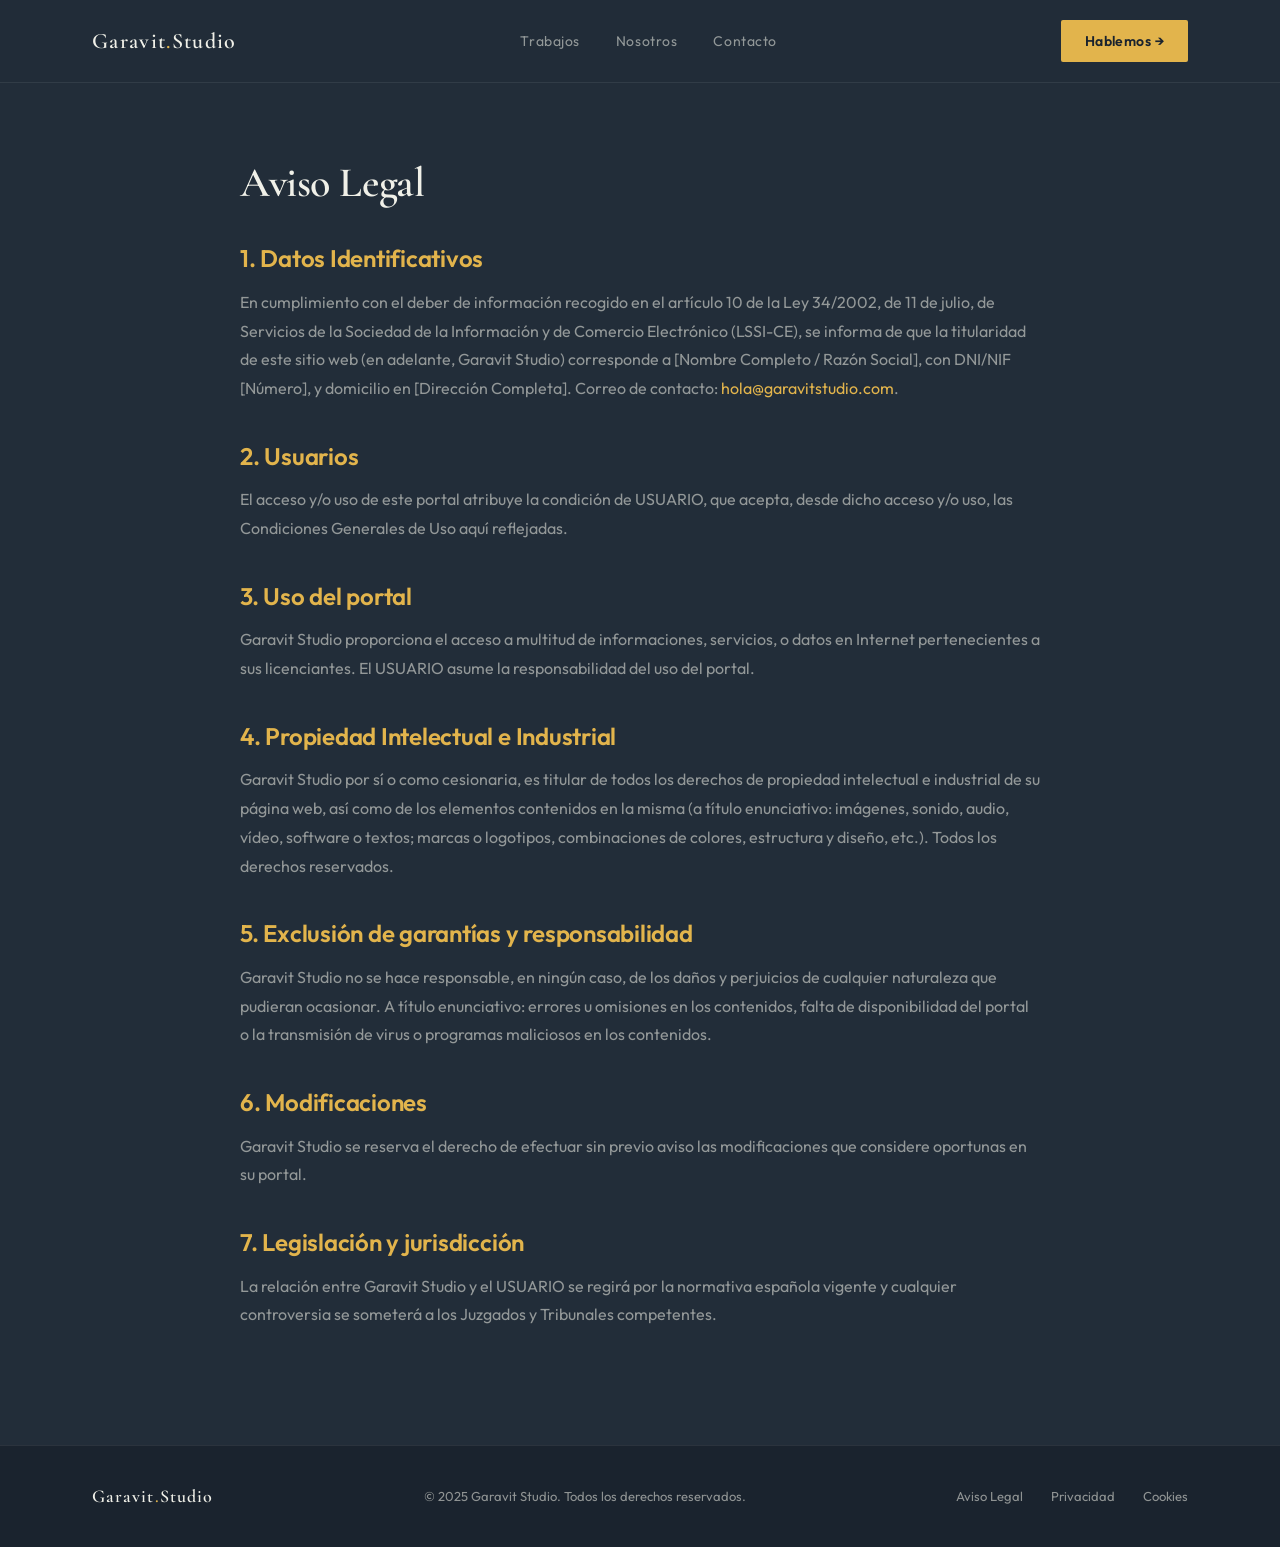
<file: aviso-legal.html>
<!DOCTYPE html>
<html lang="es">
<head>
  <meta charset="UTF-8">
  <meta name="viewport" content="width=device-width, initial-scale=1.0">
  <title>Aviso Legal | Garavit Studio — Agencia de Marketing en Salamanca</title>
  <meta name="description" content="Aviso legal de Garavit Studio, agencia de marketing digital y creación de contenido con sede en Salamanca. Información legal sobre el titular del sitio web.">
  <meta name="robots" content="noindex, follow">
  <link rel="canonical" href="https://garavit-studio-master.vercel.app/aviso-legal.html">
  <link rel="preconnect" href="https://fonts.googleapis.com">
  <link rel="preconnect" href="https://fonts.gstatic.com" crossorigin>
  <link href="https://fonts.googleapis.com/css2?family=Cormorant+Garamond:ital,wght@0,300;0,400;0,600;1,300;1,400;1,600&family=Outfit:wght@300;400;500;600&display=swap" rel="stylesheet">
  <link rel="stylesheet" href="css/styles.css">
  <style>
    .legal-content {
      padding: 160px 0 100px;
      max-width: 800px;
      margin: 0 auto;
    }
    .legal-content h1 { font-size: 42px; margin-bottom: 32px; }
    .legal-content h2 { font-family: 'Outfit', sans-serif; font-size: 24px; margin-top: 40px; margin-bottom: 16px; color: var(--gold); }
    .legal-content p { margin-bottom: 16px; color: var(--text-muted); line-height: 1.8; }
    .legal-content a { color: var(--gold); text-decoration: none; }
    .legal-content a:hover { text-decoration: underline; }
  </style>
</head>
<body>

<nav>
  <div class="inner">
    <a href="index.html" class="logo">Garavit<span>.</span>Studio</a>
    <ul>
      <li><a href="index.html#trabajos">Trabajos</a></li>
      <li><a href="index.html#diferencial">Nosotros</a></li>
      <li><a href="index.html#contacto">Contacto</a></li>
    </ul>
    <a href="https://wa.me/34643981922?text=Hola%2C%20quiero%20más%20info%20sobre%20Garavit%20Studio"
       class="nav-cta" target="_blank">Hablemos →</a>
  </div>
</nav>

<section class="legal-content container">
  <h1>Aviso Legal</h1>
  
  <h2>1. Datos Identificativos</h2>
  <p>En cumplimiento con el deber de información recogido en el artículo 10 de la Ley 34/2002, de 11 de julio, de Servicios de la Sociedad de la Información y de Comercio Electrónico (LSSI-CE), se informa de que la titularidad de este sitio web (en adelante, Garavit Studio) corresponde a [Nombre Completo / Razón Social], con DNI/NIF [Número], y domicilio en [Dirección Completa]. Correo de contacto: <a href="mailto:hola@garavitstudio.com">hola@garavitstudio.com</a>.</p>

  <h2>2. Usuarios</h2>
  <p>El acceso y/o uso de este portal atribuye la condición de USUARIO, que acepta, desde dicho acceso y/o uso, las Condiciones Generales de Uso aquí reflejadas.</p>

  <h2>3. Uso del portal</h2>
  <p>Garavit Studio proporciona el acceso a multitud de informaciones, servicios, o datos en Internet pertenecientes a sus licenciantes. El USUARIO asume la responsabilidad del uso del portal.</p>

  <h2>4. Propiedad Intelectual e Industrial</h2>
  <p>Garavit Studio por sí o como cesionaria, es titular de todos los derechos de propiedad intelectual e industrial de su página web, así como de los elementos contenidos en la misma (a título enunciativo: imágenes, sonido, audio, vídeo, software o textos; marcas o logotipos, combinaciones de colores, estructura y diseño, etc.). Todos los derechos reservados.</p>

  <h2>5. Exclusión de garantías y responsabilidad</h2>
  <p>Garavit Studio no se hace responsable, en ningún caso, de los daños y perjuicios de cualquier naturaleza que pudieran ocasionar. A título enunciativo: errores u omisiones en los contenidos, falta de disponibilidad del portal o la transmisión de virus o programas maliciosos en los contenidos.</p>

  <h2>6. Modificaciones</h2>
  <p>Garavit Studio se reserva el derecho de efectuar sin previo aviso las modificaciones que considere oportunas en su portal.</p>

  <h2>7. Legislación y jurisdicción</h2>
  <p>La relación entre Garavit Studio y el USUARIO se regirá por la normativa española vigente y cualquier controversia se someterá a los Juzgados y Tribunales competentes.</p>
</section>

<footer>
  <div class="footer-inner">
    <a href="index.html" class="footer-logo">Garavit<span>.</span>Studio</a>
    <p class="footer-copy">© 2025 Garavit Studio. Todos los derechos reservados.</p>
    <div class="footer-links">
      <a href="aviso-legal.html">Aviso Legal</a>
      <a href="politica-privacidad.html">Privacidad</a>
      <a href="politica-cookies.html">Cookies</a>
    </div>
  </div>
</footer>

<script src="js/main.js"></script>
</body>
</html>
</file>
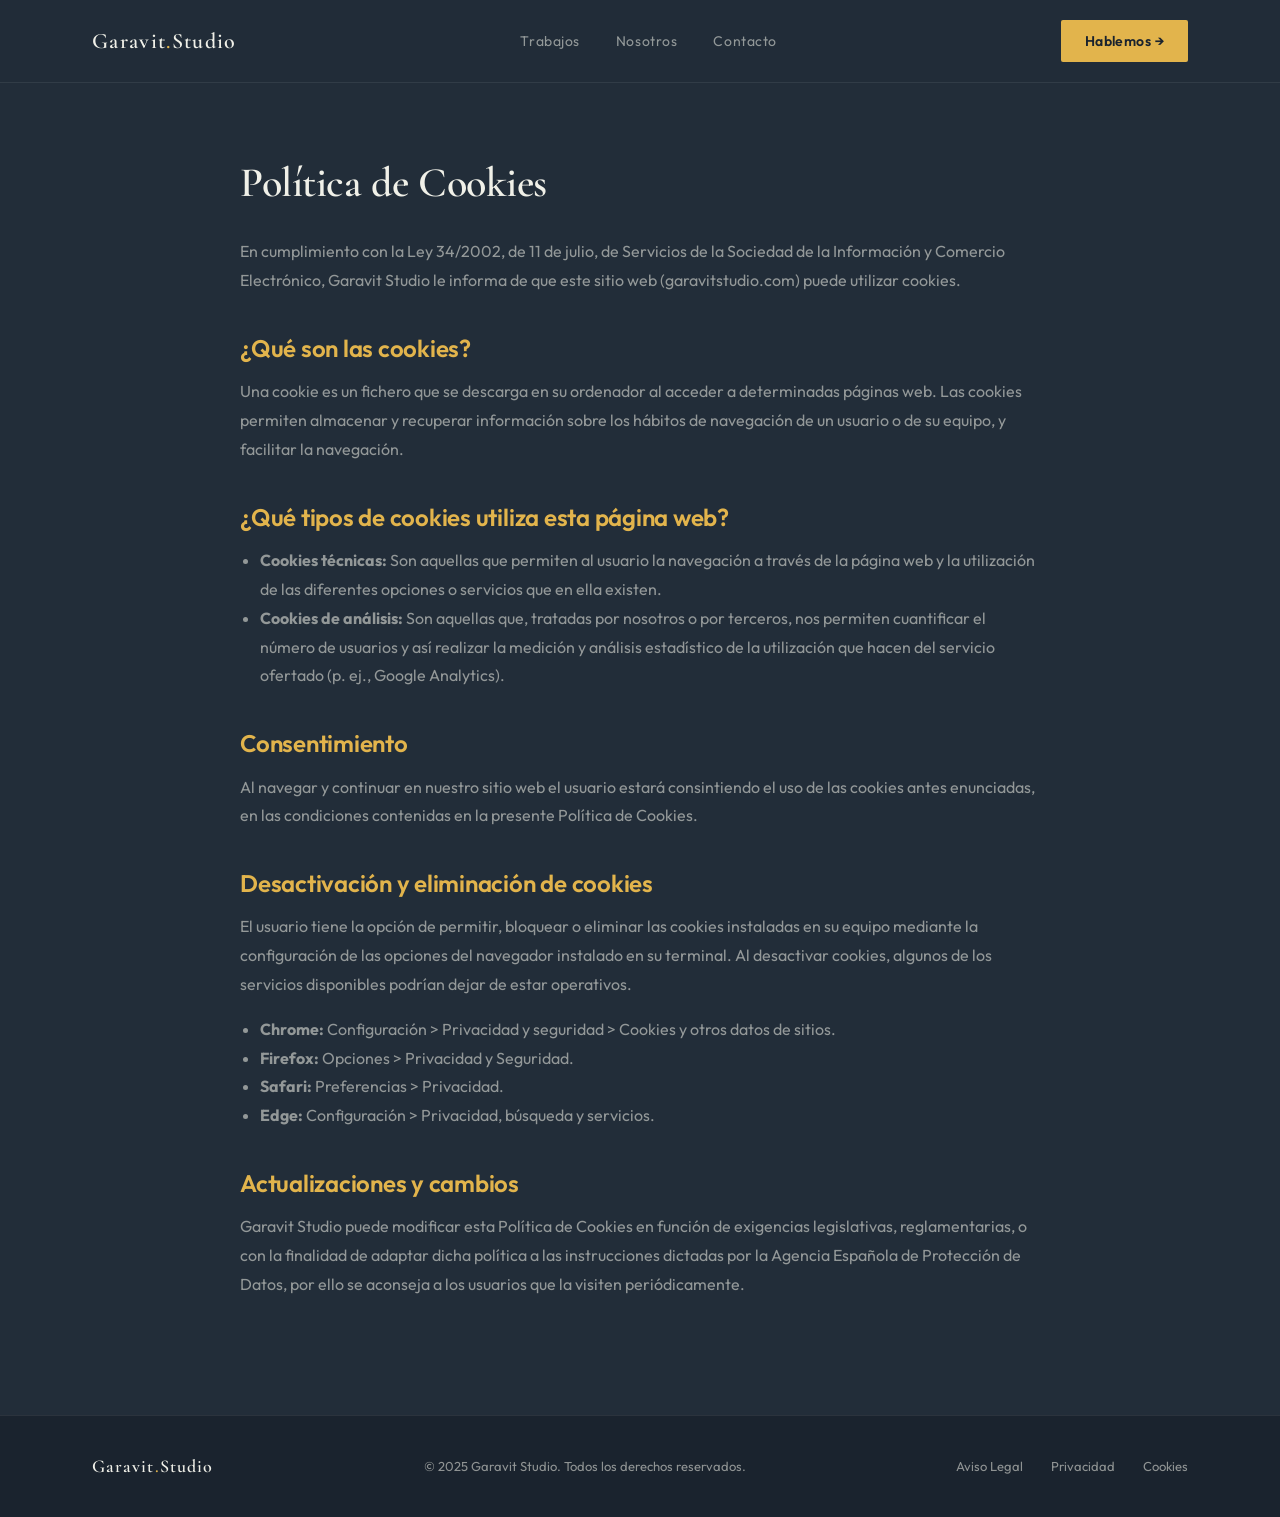
<file: politica-cookies.html>
<!DOCTYPE html>
<html lang="es">
<head>
  <meta charset="UTF-8">
  <meta name="viewport" content="width=device-width, initial-scale=1.0">
  <title>Política de Cookies | Garavit Studio — Agencia de Marketing en Salamanca</title>
  <meta name="description" content="Política de cookies de Garavit Studio, agencia de marketing digital en Salamanca. Información sobre las cookies que usamos y cómo puedes gestionarlas.">
  <meta name="robots" content="noindex, follow">
  <link rel="canonical" href="https://garavit-studio-master.vercel.app/politica-cookies.html">
  <link rel="preconnect" href="https://fonts.googleapis.com">
  <link rel="preconnect" href="https://fonts.gstatic.com" crossorigin>
  <link href="https://fonts.googleapis.com/css2?family=Cormorant+Garamond:ital,wght@0,300;0,400;0,600;1,300;1,400;1,600&family=Outfit:wght@300;400;500;600&display=swap" rel="stylesheet">
  <link rel="stylesheet" href="css/styles.css">
  <style>
    .legal-content {
      padding: 160px 0 100px;
      max-width: 800px;
      margin: 0 auto;
    }
    .legal-content h1 { font-size: 42px; margin-bottom: 32px; }
    .legal-content h2 { font-family: 'Outfit', sans-serif; font-size: 24px; margin-top: 40px; margin-bottom: 16px; color: var(--gold); }
    .legal-content p, .legal-content ul { margin-bottom: 16px; color: var(--text-muted); line-height: 1.8; }
    .legal-content ul { padding-left: 20px; }
    .legal-content a { color: var(--gold); text-decoration: none; }
    .legal-content a:hover { text-decoration: underline; }
  </style>
</head>
<body>

<nav>
  <div class="inner">
    <a href="index.html" class="logo">Garavit<span>.</span>Studio</a>
    <ul>
      <li><a href="index.html#trabajos">Trabajos</a></li>
      <li><a href="index.html#diferencial">Nosotros</a></li>
      <li><a href="index.html#contacto">Contacto</a></li>
    </ul>
    <a href="https://wa.me/34643981922?text=Hola%2C%20quiero%20más%20info%20sobre%20Garavit%20Studio"
       class="nav-cta" target="_blank">Hablemos →</a>
  </div>
</nav>

<section class="legal-content container">
  <h1>Política de Cookies</h1>
  
  <p>En cumplimiento con la Ley 34/2002, de 11 de julio, de Servicios de la Sociedad de la Información y Comercio Electrónico, Garavit Studio le informa de que este sitio web (garavitstudio.com) puede utilizar cookies.</p>

  <h2>¿Qué son las cookies?</h2>
  <p>Una cookie es un fichero que se descarga en su ordenador al acceder a determinadas páginas web. Las cookies permiten almacenar y recuperar información sobre los hábitos de navegación de un usuario o de su equipo, y facilitar la navegación.</p>

  <h2>¿Qué tipos de cookies utiliza esta página web?</h2>
  <ul>
    <li><strong>Cookies técnicas:</strong> Son aquellas que permiten al usuario la navegación a través de la página web y la utilización de las diferentes opciones o servicios que en ella existen.</li>
    <li><strong>Cookies de análisis:</strong> Son aquellas que, tratadas por nosotros o por terceros, nos permiten cuantificar el número de usuarios y así realizar la medición y análisis estadístico de la utilización que hacen del servicio ofertado (p. ej., Google Analytics).</li>
  </ul>

  <h2>Consentimiento</h2>
  <p>Al navegar y continuar en nuestro sitio web el usuario estará consintiendo el uso de las cookies antes enunciadas, en las condiciones contenidas en la presente Política de Cookies.</p>

  <h2>Desactivación y eliminación de cookies</h2>
  <p>El usuario tiene la opción de permitir, bloquear o eliminar las cookies instaladas en su equipo mediante la configuración de las opciones del navegador instalado en su terminal. Al desactivar cookies, algunos de los servicios disponibles podrían dejar de estar operativos.</p>
  <ul>
    <li><strong>Chrome:</strong> Configuración > Privacidad y seguridad > Cookies y otros datos de sitios.</li>
    <li><strong>Firefox:</strong> Opciones > Privacidad y Seguridad.</li>
    <li><strong>Safari:</strong> Preferencias > Privacidad.</li>
    <li><strong>Edge:</strong> Configuración > Privacidad, búsqueda y servicios.</li>
  </ul>

  <h2>Actualizaciones y cambios</h2>
  <p>Garavit Studio puede modificar esta Política de Cookies en función de exigencias legislativas, reglamentarias, o con la finalidad de adaptar dicha política a las instrucciones dictadas por la Agencia Española de Protección de Datos, por ello se aconseja a los usuarios que la visiten periódicamente.</p>
</section>

<footer>
  <div class="footer-inner">
    <a href="index.html" class="footer-logo">Garavit<span>.</span>Studio</a>
    <p class="footer-copy">© 2025 Garavit Studio. Todos los derechos reservados.</p>
    <div class="footer-links">
      <a href="aviso-legal.html">Aviso Legal</a>
      <a href="politica-privacidad.html">Privacidad</a>
      <a href="politica-cookies.html">Cookies</a>
    </div>
  </div>
</footer>

<script src="js/main.js"></script>
</body>
</html>
</file>
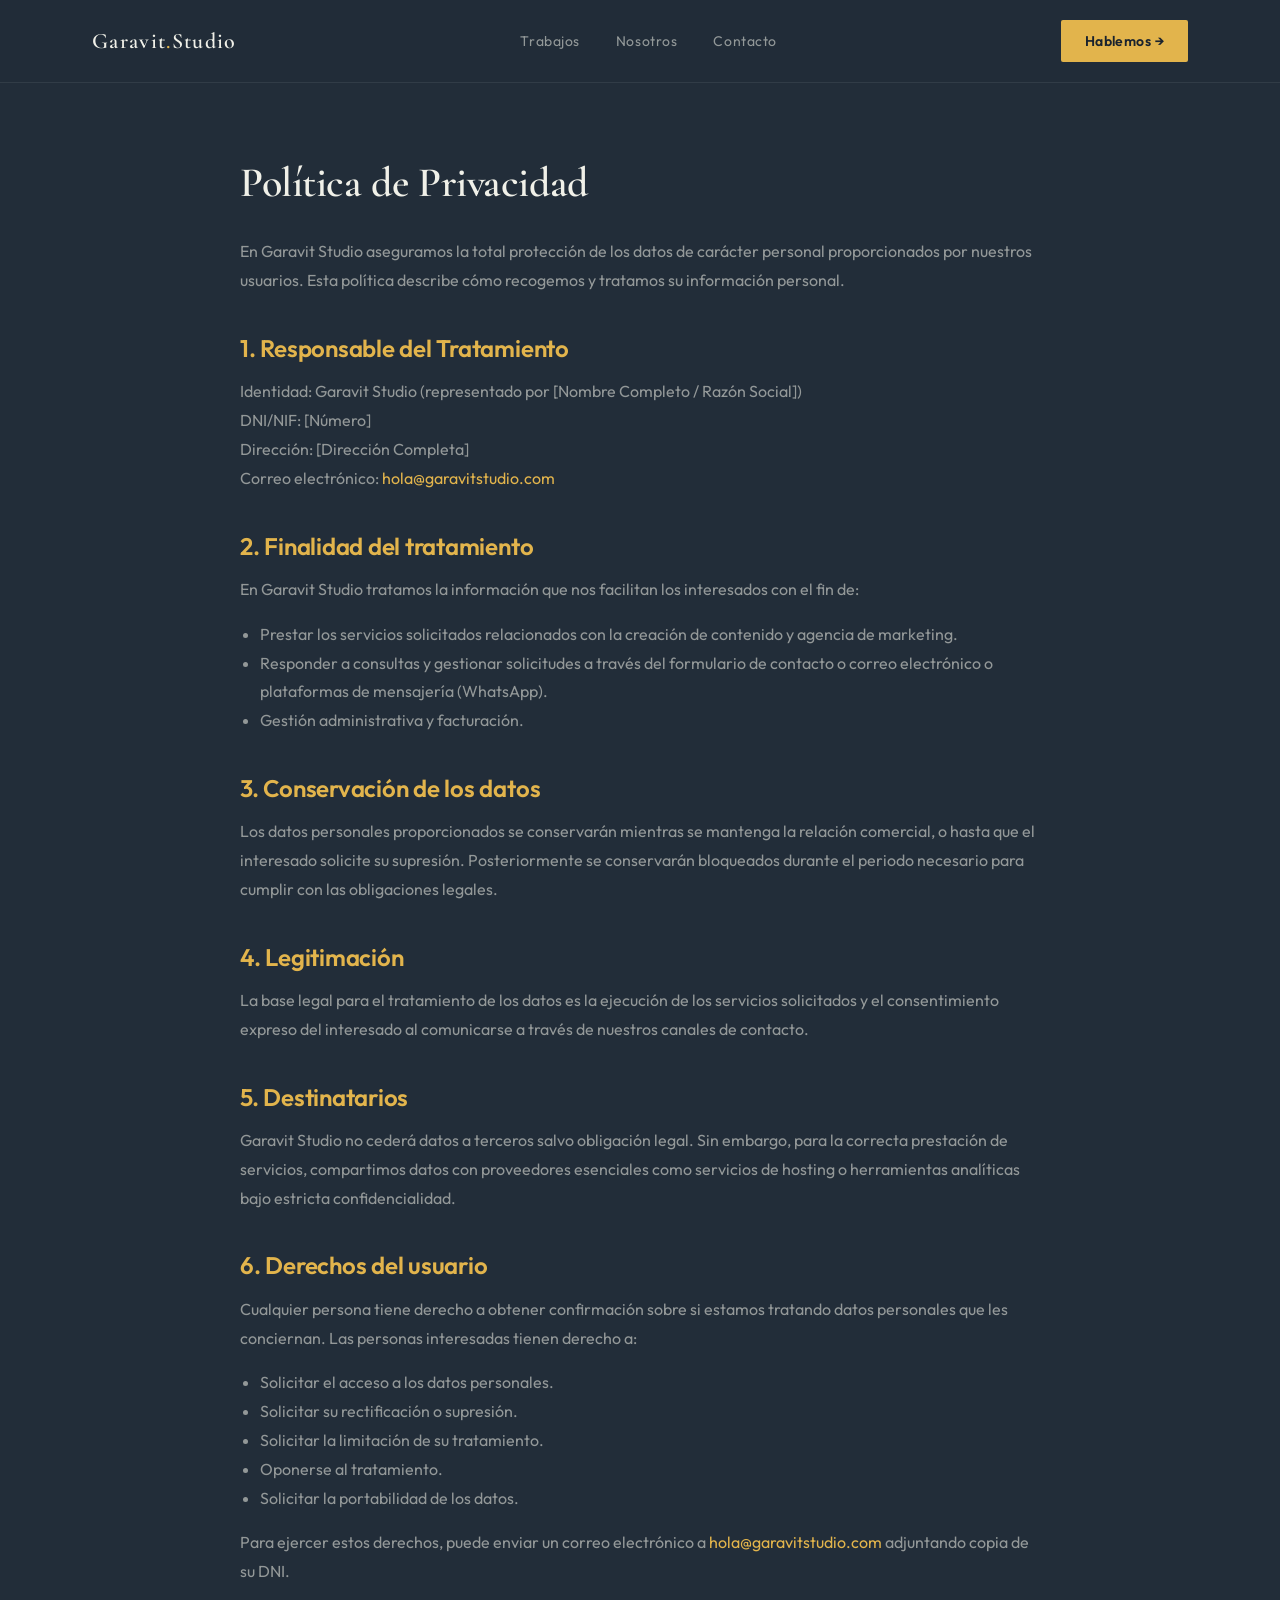
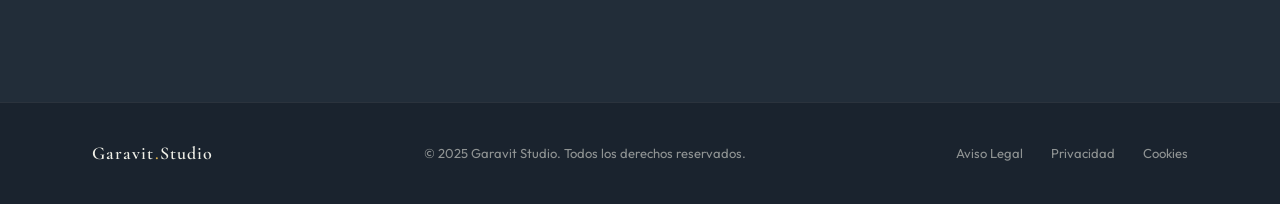
<file: politica-privacidad.html>
<!DOCTYPE html>
<html lang="es">
<head>
  <meta charset="UTF-8">
  <meta name="viewport" content="width=device-width, initial-scale=1.0">
  <title>Política de Privacidad | Garavit Studio — Agencia de Marketing en Salamanca</title>
  <meta name="description" content="Política de privacidad de Garavit Studio, agencia de marketing digital y creación de contenido con sede en Salamanca. Cómo tratamos y protegemos tus datos personales.">
  <meta name="robots" content="noindex, follow">
  <link rel="canonical" href="https://garavit-studio-master.vercel.app/politica-privacidad.html">
  <link rel="preconnect" href="https://fonts.googleapis.com">
  <link rel="preconnect" href="https://fonts.gstatic.com" crossorigin>
  <link href="https://fonts.googleapis.com/css2?family=Cormorant+Garamond:ital,wght@0,300;0,400;0,600;1,300;1,400;1,600&family=Outfit:wght@300;400;500;600&display=swap" rel="stylesheet">
  <link rel="stylesheet" href="css/styles.css">
  <style>
    .legal-content {
      padding: 160px 0 100px;
      max-width: 800px;
      margin: 0 auto;
    }
    .legal-content h1 { font-size: 42px; margin-bottom: 32px; }
    .legal-content h2 { font-family: 'Outfit', sans-serif; font-size: 24px; margin-top: 40px; margin-bottom: 16px; color: var(--gold); }
    .legal-content p, .legal-content ul { margin-bottom: 16px; color: var(--text-muted); line-height: 1.8; }
    .legal-content ul { padding-left: 20px; }
    .legal-content a { color: var(--gold); text-decoration: none; }
    .legal-content a:hover { text-decoration: underline; }
  </style>
</head>
<body>

<nav>
  <div class="inner">
    <a href="index.html" class="logo">Garavit<span>.</span>Studio</a>
    <ul>
      <li><a href="index.html#trabajos">Trabajos</a></li>
      <li><a href="index.html#diferencial">Nosotros</a></li>
      <li><a href="index.html#contacto">Contacto</a></li>
    </ul>
    <a href="https://wa.me/34643981922?text=Hola%2C%20quiero%20más%20info%20sobre%20Garavit%20Studio"
       class="nav-cta" target="_blank">Hablemos →</a>
  </div>
</nav>

<section class="legal-content container">
  <h1>Política de Privacidad</h1>
  
  <p>En Garavit Studio aseguramos la total protección de los datos de carácter personal proporcionados por nuestros usuarios. Esta política describe cómo recogemos y tratamos su información personal.</p>

  <h2>1. Responsable del Tratamiento</h2>
  <p>Identidad: Garavit Studio (representado por [Nombre Completo / Razón Social])<br>
  DNI/NIF: [Número]<br>
  Dirección: [Dirección Completa]<br>
  Correo electrónico: <a href="mailto:hola@garavitstudio.com">hola@garavitstudio.com</a></p>

  <h2>2. Finalidad del tratamiento</h2>
  <p>En Garavit Studio tratamos la información que nos facilitan los interesados con el fin de:</p>
  <ul>
    <li>Prestar los servicios solicitados relacionados con la creación de contenido y agencia de marketing.</li>
    <li>Responder a consultas y gestionar solicitudes a través del formulario de contacto o correo electrónico o plataformas de mensajería (WhatsApp).</li>
    <li>Gestión administrativa y facturación.</li>
  </ul>

  <h2>3. Conservación de los datos</h2>
  <p>Los datos personales proporcionados se conservarán mientras se mantenga la relación comercial, o hasta que el interesado solicite su supresión. Posteriormente se conservarán bloqueados durante el periodo necesario para cumplir con las obligaciones legales.</p>

  <h2>4. Legitimación</h2>
  <p>La base legal para el tratamiento de los datos es la ejecución de los servicios solicitados y el consentimiento expreso del interesado al comunicarse a través de nuestros canales de contacto.</p>

  <h2>5. Destinatarios</h2>
  <p>Garavit Studio no cederá datos a terceros salvo obligación legal. Sin embargo, para la correcta prestación de servicios, compartimos datos con proveedores esenciales como servicios de hosting o herramientas analíticas bajo estricta confidencialidad.</p>

  <h2>6. Derechos del usuario</h2>
  <p>Cualquier persona tiene derecho a obtener confirmación sobre si estamos tratando datos personales que les conciernan. Las personas interesadas tienen derecho a:</p>
  <ul>
    <li>Solicitar el acceso a los datos personales.</li>
    <li>Solicitar su rectificación o supresión.</li>
    <li>Solicitar la limitación de su tratamiento.</li>
    <li>Oponerse al tratamiento.</li>
    <li>Solicitar la portabilidad de los datos.</li>
  </ul>
  <p>Para ejercer estos derechos, puede enviar un correo electrónico a <a href="mailto:hola@garavitstudio.com">hola@garavitstudio.com</a> adjuntando copia de su DNI.</p>
</section>

<footer>
  <div class="footer-inner">
    <a href="index.html" class="footer-logo">Garavit<span>.</span>Studio</a>
    <p class="footer-copy">© 2025 Garavit Studio. Todos los derechos reservados.</p>
    <div class="footer-links">
      <a href="aviso-legal.html">Aviso Legal</a>
      <a href="politica-privacidad.html">Privacidad</a>
      <a href="politica-cookies.html">Cookies</a>
    </div>
  </div>
</footer>

<script src="js/main.js"></script>
</body>
</html>
</file>
<file: css/proximamente.css>
/* ═══════════════════════════════════════════════
   GARAVIT STUDIO — PRÓXIMAMENTE
   Página de una sola acción: dejar el correo.
   Hoja de estilos independiente (no toca styles.css)
═══════════════════════════════════════════════ */

*, *::before, *::after { box-sizing: border-box; margin: 0; padding: 0; }

:root {
  --bg: #222d39;
  --bg-dark: #1a232e;
  --bg-light: #2a3545;
  --text: #f0f0e8;
  --text-muted: rgba(240,240,232,0.55);
  --gold: #e2b44c;
  --gold-light: #f0cc78;
  --gold-dim: rgba(226,180,76,0.15);
  --border: rgba(240,240,232,0.08);
}

body {
  background: var(--bg);
  color: var(--text);
  font-family: 'Outfit', sans-serif;
  font-weight: 400;
  line-height: 1.6;
  overflow-x: hidden;
  /* Pie abajo aunque el contenido no llene la pantalla */
  min-height: 100vh;
  display: flex;
  flex-direction: column;
}

.container { max-width: 1160px; margin: 0 auto; padding: 0 32px; }

/* ─── CABECERA ────────────────────────────────── */
header {
  padding: 26px 0;
  flex-shrink: 0;
}
header .inner {
  display: flex; align-items: center; justify-content: space-between;
  max-width: 1160px; margin: 0 auto; padding: 0 32px;
}
.logo {
  font-family: 'Cormorant Garamond', serif;
  font-size: 22px; font-weight: 600; letter-spacing: 0.06em;
  color: var(--text);
}
.logo span { color: var(--gold); }
.badge {
  display: inline-flex; align-items: center; gap: 9px;
  border: 1px solid rgba(226,180,76,0.3);
  background: var(--gold-dim);
  border-radius: 40px;
  padding: 7px 16px;
  font-size: 12px; font-weight: 500;
  letter-spacing: 0.14em; text-transform: uppercase;
  color: var(--gold);
}
.badge .pulse {
  width: 7px; height: 7px; border-radius: 50%;
  background: var(--gold);
  animation: pulse-dot 2s ease-in-out infinite;
}
@keyframes pulse-dot {
  0%, 100% { opacity: 1; transform: scale(1); }
  50% { opacity: 0.35; transform: scale(0.8); }
}

/* ─── BLOQUE PRINCIPAL ────────────────────────── */
#hero {
  flex: 1;
  display: flex; align-items: center;
  padding: 50px 0 80px;
  position: relative; overflow: hidden;
}
.hero-lines {
  position: absolute; right: 0; top: 0; bottom: 0;
  width: 50%; pointer-events: none; overflow: hidden;
}
.hero-line {
  position: absolute; width: 1px; height: 100%;
  background: linear-gradient(to bottom, transparent, rgba(226,180,76,0.07), transparent);
}
.hero-line:nth-child(1) { left: 20%; }
.hero-line:nth-child(2) { left: 50%; }
.hero-line:nth-child(3) { left: 80%; }

.hero-grid {
  display: grid; grid-template-columns: 1.05fr 0.85fr;
  align-items: center; gap: 80px;
  position: relative; z-index: 2;
  width: 100%;
}

.eyebrow {
  display: flex; align-items: center; gap: 12px;
  margin-bottom: 28px;
}
.eyebrow .line { width: 40px; height: 1px; background: var(--gold); }
.eyebrow span {
  font-size: 12px; font-weight: 500; letter-spacing: 0.18em;
  text-transform: uppercase; color: var(--gold);
}

h1 {
  font-family: 'Cormorant Garamond', serif;
  font-size: clamp(42px, 5.2vw, 70px);
  font-weight: 600; line-height: 1.08;
  letter-spacing: -0.01em;
  margin-bottom: 28px;
}
h1 em { font-style: italic; color: var(--gold); }

.hero-sub {
  font-size: 17px; line-height: 1.72;
  color: var(--text-muted);
  max-width: 520px;
  margin-bottom: 20px;
}
.hero-sub strong { color: var(--text); font-weight: 500; }

.hero-kicker {
  font-size: 17px; line-height: 1.72;
  color: var(--text);
  max-width: 520px;
  margin-bottom: 36px;
  font-weight: 500;
}

/* ─── FORMULARIO ──────────────────────────────── */
.lead-form { max-width: 520px; }
.form-row {
  display: flex; gap: 10px;
  background: var(--bg-light);
  border: 1px solid rgba(240,240,232,0.12);
  border-radius: 3px;
  padding: 7px 7px 7px 8px;
  transition: border-color 0.25s, box-shadow 0.25s;
}
.form-row:focus-within {
  border-color: rgba(226,180,76,0.55);
  box-shadow: 0 0 0 4px rgba(226,180,76,0.08);
}
.form-row input[type="email"] {
  flex: 1; min-width: 0;
  background: transparent; border: none; outline: none;
  color: var(--text);
  font-family: 'Outfit', sans-serif;
  font-size: 15px; font-weight: 400;
  padding: 12px 14px;
}
.form-row input[type="email"]::placeholder { color: rgba(240,240,232,0.35); }

.btn-primary {
  display: inline-flex; align-items: center; justify-content: center; gap: 10px;
  background: var(--gold); color: #1a232e;
  font-family: 'Outfit', sans-serif;
  font-size: 15px; font-weight: 600;
  padding: 14px 30px; border-radius: 2px;
  border: none; cursor: pointer;
  letter-spacing: 0.02em;
  white-space: nowrap;
  transition: background 0.2s, transform 0.15s, box-shadow 0.2s, opacity 0.2s;
  box-shadow: 0 0 40px rgba(226,180,76,0.2);
}
.btn-primary:hover:not(:disabled) {
  background: var(--gold-light);
  transform: translateY(-2px);
  box-shadow: 0 8px 40px rgba(226,180,76,0.35);
}
.btn-primary:disabled { opacity: 0.6; cursor: wait; }
.btn-primary svg { transition: transform 0.2s; }
.btn-primary:hover:not(:disabled) svg { transform: translateX(4px); }

/* Honeypot antispam — invisible para humanos */
.hp-field {
  position: absolute; left: -9999px;
  width: 1px; height: 1px; overflow: hidden;
}

.form-note {
  font-size: 13px; color: var(--text-muted);
  margin-top: 14px; line-height: 1.6;
}
.form-note .sep { color: rgba(240,240,232,0.25); margin: 0 8px; }

.form-msg {
  font-size: 14px; margin-top: 14px;
  display: none; line-height: 1.6;
}
.form-msg.error { display: block; color: #ff8f8f; }
.form-msg a { color: var(--gold); }

/* ─── ESTADO DE ÉXITO ─────────────────────────── */
.form-success {
  display: none;
  max-width: 520px;
  background: var(--bg-light);
  border: 1px solid rgba(226,180,76,0.32);
  border-radius: 12px;
  padding: 30px 32px;
}
.form-success.visible { display: block; animation: fade-up 0.55s cubic-bezier(0.23,1,0.32,1) both; }
@keyframes fade-up {
  from { opacity: 0; transform: translateY(16px); }
  to   { opacity: 1; transform: translateY(0); }
}
.success-check {
  width: 46px; height: 46px; border-radius: 50%;
  background: var(--gold-dim);
  border: 1.5px solid rgba(226,180,76,0.45);
  display: flex; align-items: center; justify-content: center;
  margin-bottom: 18px;
}
.form-success h2 {
  font-family: 'Cormorant Garamond', serif;
  font-size: 27px; font-weight: 600; line-height: 1.2;
  margin-bottom: 10px;
}
.form-success h2 em { font-style: italic; color: var(--gold); }
.form-success p { font-size: 15px; color: var(--text-muted); line-height: 1.65; }

/* ─── SEÑALES DE CONFIANZA ────────────────────── */
.trust-row {
  display: flex; flex-wrap: wrap; gap: 12px;
  margin-top: 34px;
}
.trust-item {
  display: inline-flex; align-items: center; gap: 9px;
  font-size: 13px; color: var(--text-muted);
}
.trust-item svg { color: var(--gold); flex-shrink: 0; }

/* ─── VISUAL DE MARCA (decorativo) ────────────── */
.hero-visual {
  position: relative;
  display: flex; align-items: center; justify-content: center;
}
.hero-blob {
  position: absolute; width: 440px; height: 440px; border-radius: 50%;
  background: radial-gradient(circle, rgba(226,180,76,0.09) 0%, transparent 70%);
  top: 50%; left: 50%; transform: translate(-50%,-50%);
  pointer-events: none;
}
.brand-stack {
  position: relative; z-index: 2;
  width: 300px;
  animation: float 6s ease-in-out infinite;
}
@keyframes float {
  0%,100% { transform: translateY(0); }
  50% { transform: translateY(-16px); }
}
.brand-card {
  background: linear-gradient(160deg, #253140 0%, #1b242f 100%);
  border: 1px solid rgba(226,180,76,0.22);
  border-radius: 14px;
  box-shadow: 0 30px 70px rgba(0,0,0,0.45);
}
.brand-card-mark {
  height: 190px;
  display: flex; align-items: center; justify-content: center;
  position: relative; overflow: hidden;
}
.brand-mark {
  font-family: 'Cormorant Garamond', serif;
  font-size: 96px; font-weight: 600;
  line-height: 1; letter-spacing: -0.02em;
  color: var(--text);
}
.brand-mark span { color: var(--gold); }
.brand-card-mark::after {
  content: 'IDENTIDAD VISUAL';
  position: absolute; bottom: 16px; left: 0; right: 0;
  text-align: center;
  font-size: 10px; letter-spacing: 0.22em;
  color: rgba(226,180,76,0.5);
}
.brand-card-palette {
  margin-top: 14px;
  padding: 18px 20px;
  transform: rotate(-2deg) translateX(-22px);
}
.palette-label {
  font-size: 10px; letter-spacing: 0.2em; text-transform: uppercase;
  color: var(--text-muted); margin-bottom: 12px;
}
.swatches { display: flex; gap: 8px; }
.swatch {
  flex: 1; height: 34px; border-radius: 5px;
  border: 1px solid rgba(255,255,255,0.07);
}
.brand-card-type {
  margin-top: 14px;
  padding: 18px 22px;
  transform: rotate(1.5deg) translateX(26px);
  display: flex; align-items: baseline; gap: 16px;
}
.type-specimen {
  font-family: 'Cormorant Garamond', serif;
  font-size: 40px; font-weight: 600; line-height: 1;
  color: var(--gold);
}
.type-meta { font-size: 11px; color: var(--text-muted); line-height: 1.5; }
.type-meta strong { display: block; color: var(--text); font-weight: 500; font-size: 12px; }

/* ─── PIE ─────────────────────────────────────── */
footer {
  border-top: 1px solid var(--border);
  padding: 22px 0;
  flex-shrink: 0;
}
.footer-inner {
  display: flex; align-items: center; justify-content: space-between;
  max-width: 1160px; margin: 0 auto; padding: 0 32px;
}
.footer-copy { font-size: 12px; color: rgba(240,240,232,0.35); }
.footer-links { display: flex; gap: 24px; }
.footer-links a {
  font-size: 12px; color: rgba(240,240,232,0.35);
  text-decoration: none; transition: color 0.2s;
}
.footer-links a:hover { color: var(--gold); }

/* ─── SCROLL REVEAL ───────────────────────────── */
.reveal {
  opacity: 0; transform: translateY(32px);
  transition: opacity 0.7s cubic-bezier(0.23,1,0.32,1), transform 0.7s cubic-bezier(0.23,1,0.32,1);
}
.reveal.visible { opacity: 1; transform: translateY(0); }
.reveal-delay-1 { transition-delay: 0.1s; }
.reveal-delay-2 { transition-delay: 0.2s; }
.reveal-delay-3 { transition-delay: 0.3s; }
.reveal-delay-4 { transition-delay: 0.4s; }

/* ─── RESPONSIVE ──────────────────────────────── */
@media (max-width: 980px) {
  .hero-grid { grid-template-columns: 1fr; gap: 56px; }
  .hero-visual { order: -1; }
  .brand-stack { width: 260px; }
  #hero { padding: 40px 0 70px; }
  .footer-inner { flex-direction: column; gap: 14px; text-align: center; }
  .footer-links { justify-content: center; }
}
@media (max-width: 600px) {
  .container { padding: 0 20px; }
  header .inner { padding: 0 20px; }
  .badge { padding: 6px 12px; font-size: 11px; letter-spacing: 0.1em; }
  .hero-visual { display: none; }
  .form-row { flex-direction: column; padding: 8px; }
  .form-row input[type="email"] { padding: 12px 10px; }
  .btn-primary { width: 100%; padding: 15px 24px; }
  .footer-links { gap: 18px; }
}

/* ─── ACCESIBILIDAD ───────────────────────────── */
@media (prefers-reduced-motion: reduce) {
  *, *::before, *::after {
    animation-duration: 0.01ms !important;
    animation-iteration-count: 1 !important;
    transition-duration: 0.01ms !important;
  }
  .reveal { opacity: 1; transform: none; }
}
</file>
<file: css/styles.css>
*, *::before, *::after { box-sizing: border-box; margin: 0; padding: 0; }

:root {
  --bg: #222d39;
  --bg-dark: #1a232e;
  --bg-light: #2a3545;
  --text: #f0f0e8;
  --text-muted: rgba(240,240,232,0.55);
  --gold: #e2b44c;
  --gold-light: #f0cc78;
  --gold-dim: rgba(226,180,76,0.15);
  --border: rgba(240,240,232,0.08);
}

html { scroll-behavior: smooth; }

body {
  background: var(--bg);
  color: var(--text);
  font-family: 'Outfit', sans-serif;
  font-weight: 400;
  line-height: 1.6;
  overflow-x: hidden;
}

.container { max-width: 1160px; margin: 0 auto; padding: 0 32px; }

/* ─── NAV ─────────────────────────────────────── */
nav {
  position: fixed; top: 0; left: 0; right: 0;
  z-index: 100;
  padding: 20px 0;
  background: rgba(34,45,57,0.85);
  backdrop-filter: blur(18px);
  border-bottom: 1px solid var(--border);
  transition: padding 0.3s;
}
nav .inner {
  display: flex; align-items: center; justify-content: space-between;
  max-width: 1160px; margin: 0 auto; padding: 0 32px;
}
.logo {
  font-family: 'Cormorant Garamond', serif;
  font-size: 22px; font-weight: 600; letter-spacing: 0.06em;
  color: var(--text); text-decoration: none;
}
.logo span { color: var(--gold); }
nav ul { display: flex; gap: 36px; list-style: none; }
nav ul a {
  font-size: 14px; font-weight: 400; color: var(--text-muted);
  text-decoration: none; letter-spacing: 0.04em;
  transition: color 0.2s;
}
nav ul a:hover { color: var(--text); }
.nav-cta {
  background: var(--gold); color: #1a232e;
  font-family: 'Outfit', sans-serif;
  font-size: 14px; font-weight: 600;
  padding: 10px 24px; border-radius: 2px;
  text-decoration: none; letter-spacing: 0.03em;
  transition: background 0.2s, transform 0.15s;
}
.nav-cta:hover { background: var(--gold-light); transform: translateY(-1px); }

/* ─── HERO ────────────────────────────────────── */
#inicio {
  min-height: 100vh;
  display: flex; align-items: center;
  padding: 120px 0 80px;
  position: relative; overflow: hidden;
}
.hero-grid {
  display: grid; grid-template-columns: 1fr 1fr;
  align-items: center; gap: 80px;
}
.hero-eyebrow {
  display: flex; align-items: center; gap: 12px;
  margin-bottom: 28px;
}
.hero-eyebrow .line { width: 40px; height: 1px; background: var(--gold); }
.hero-eyebrow span {
  font-size: 12px; font-weight: 500; letter-spacing: 0.18em;
  text-transform: uppercase; color: var(--gold);
}
h1 {
  font-family: 'Cormorant Garamond', serif;
  font-size: clamp(44px, 5.5vw, 72px);
  font-weight: 600; line-height: 1.08;
  letter-spacing: -0.01em;
  margin-bottom: 28px;
}
h1 em { font-style: italic; color: var(--gold); }
.hero-sub {
  font-size: 17px; line-height: 1.7;
  color: var(--text-muted); max-width: 480px;
  margin-bottom: 44px;
}
.hero-sub strong { color: var(--text); font-weight: 500; }

.btn-primary {
  display: inline-flex; align-items: center; gap: 10px;
  background: var(--gold); color: #1a232e;
  font-family: 'Outfit', sans-serif;
  font-size: 15px; font-weight: 600;
  padding: 16px 36px; border-radius: 2px;
  text-decoration: none; letter-spacing: 0.02em;
  transition: background 0.2s, transform 0.15s, box-shadow 0.2s;
  box-shadow: 0 0 40px rgba(226,180,76,0.2);
}
.btn-primary:hover {
  background: var(--gold-light);
  transform: translateY(-2px);
  box-shadow: 0 8px 40px rgba(226,180,76,0.35);
}
.btn-primary svg { transition: transform 0.2s; }
.btn-primary:hover svg { transform: translateX(4px); }

.hero-visual {
  position: relative; display: flex;
  justify-content: center; align-items: center;
}
.hero-phone-wrap {
  position: relative; z-index: 2;
  animation: float 6s ease-in-out infinite;
}
@keyframes float {
  0%,100% { transform: translateY(0px); }
  50% { transform: translateY(-16px); }
}
.phone-frame {
  width: 220px; height: 430px;
  background: #111820;
  border-radius: 36px;
  border: 2px solid rgba(226,180,76,0.35);
  overflow: hidden; position: relative;
  box-shadow: 0 40px 80px rgba(0,0,0,0.5), 0 0 0 1px rgba(255,255,255,0.04);
}
.phone-notch {
  position: absolute; top: 0; left: 50%; transform: translateX(-50%);
  width: 100px; height: 26px;
  background: #111820; border-radius: 0 0 16px 16px;
  z-index: 3;
}
.phone-video-placeholder {
  width: 100%; height: 100%;
  background: linear-gradient(160deg, #1a2a38 0%, #0d1a24 60%, #162030 100%);
  display: flex; flex-direction: column;
  align-items: center; justify-content: center; gap: 12px;
}
.phone-play {
  width: 52px; height: 52px; border-radius: 50%;
  background: rgba(226,180,76,0.15);
  border: 1.5px solid rgba(226,180,76,0.4);
  display: flex; align-items: center; justify-content: center;
}
.phone-play svg { margin-left: 4px; }
.phone-label {
  font-size: 11px; letter-spacing: 0.12em;
  text-transform: uppercase; color: rgba(226,180,76,0.5);
}
.phone-reel-icon {
  position: absolute; top: 40px; right: 14px;
  background: rgba(226,180,76,0.12);
  border: 1px solid rgba(226,180,76,0.25);
  border-radius: 8px; padding: 6px;
}
.phone-bottom {
  position: absolute; bottom: 0; left: 0; right: 0;
  padding: 12px 14px;
  background: linear-gradient(to top, rgba(0,0,0,0.7) 0%, transparent 100%);
}
.phone-bottom-bar {
  height: 3px; border-radius: 2px;
  background: rgba(255,255,255,0.12); overflow: hidden;
}
.phone-bottom-bar::after {
  content:''; display: block; height: 100%;
  width: 40%; background: var(--gold); border-radius: 2px;
}
.hero-blob {
  position: absolute; width: 420px; height: 420px; border-radius: 50%;
  background: radial-gradient(circle, rgba(226,180,76,0.08) 0%, transparent 70%);
  top: 50%; left: 50%; transform: translate(-50%,-50%);
}
.stat-pills {
  position: absolute; right: -20px; top: 60px;
  display: flex; flex-direction: column; gap: 12px; z-index: 3;
}
.stat-pill {
  background: var(--bg-light);
  border: 1px solid var(--border);
  border-radius: 40px;
  padding: 10px 18px;
  display: flex; align-items: center; gap: 10px;
  white-space: nowrap;
  backdrop-filter: blur(8px);
}
.stat-dot { width: 8px; height: 8px; border-radius: 50%; background: var(--gold); }
.stat-pill span { font-size: 13px; font-weight: 500; }

/* ─── HERO DECORATION ─────────────────────────── */
.hero-lines {
  position: absolute; right: 0; top: 0; bottom: 0;
  width: 50%; pointer-events: none; overflow: hidden;
}
.hero-line {
  position: absolute;
  width: 1px; height: 100%;
  background: linear-gradient(to bottom, transparent, rgba(226,180,76,0.07), transparent);
}
.hero-line:nth-child(1) { left: 20%; }
.hero-line:nth-child(2) { left: 50%; }
.hero-line:nth-child(3) { left: 80%; }

/* ─── MANIFESTO ───────────────────────────────── */
#manifesto {
  padding: 100px 0;
  border-top: 1px solid var(--border);
  border-bottom: 1px solid var(--border);
  text-align: center;
  background: var(--bg-dark);
}
.manifesto-text {
  font-family: 'Cormorant Garamond', serif;
  font-size: clamp(28px, 4vw, 52px);
  font-weight: 300; line-height: 1.25;
  max-width: 860px; margin: 0 auto;
  letter-spacing: -0.01em;
}
.manifesto-text .accent { font-style: italic; color: var(--gold); font-weight: 400; }
.manifesto-text .strike { text-decoration: line-through; color: var(--text-muted); }

/* ─── TRABAJOS ────────────────────────────────── */
#trabajos { padding: 120px 0; }

.section-header { margin-bottom: 72px; }
.section-tag {
  display: inline-flex; align-items: center; gap: 10px;
  margin-bottom: 20px;
}
.section-tag .dot { width: 6px; height: 6px; border-radius: 50%; background: var(--gold); }
.section-tag span {
  font-size: 12px; font-weight: 500;
  letter-spacing: 0.16em; text-transform: uppercase;
  color: var(--gold);
}
h2 {
  font-family: 'Cormorant Garamond', serif;
  font-size: clamp(36px, 4.5vw, 58px);
  font-weight: 600; line-height: 1.1;
  letter-spacing: -0.01em; margin-bottom: 16px;
}
h2 em { font-style: italic; color: var(--gold); }
.section-desc {
  font-size: 17px; color: var(--text-muted);
  max-width: 540px; line-height: 1.65;
}

/* ─── VIDEO CAROUSEL ─────────────────────────── */
#trabajos { padding: 120px 0; }

/* Envoltorio centrado con flechas a los lados */
.vc-wrap {
  display: flex;
  align-items: center;
  justify-content: center;
  gap: 32px;
  margin-bottom: 28px;
}

/* Teléfono centrado */
.vc-phone {
  position: relative;
  width: 280px;
  aspect-ratio: 9/16;
  border-radius: 28px;
  overflow: hidden;
  border: 2px solid rgba(226,180,76,0.35);
  box-shadow: 0 40px 80px rgba(0,0,0,0.55);
  background: #111820;
  flex-shrink: 0;
}

/* Video ocupa 100% del teléfono */
.vc-phone video {
  position: absolute;
  inset: 0;
  width: 100%;
  height: 100%;
  object-fit: cover;
  z-index: 0;
}

/* Botón de sonido — esquina superior derecha */
.vc-sound {
  position: absolute;
  top: 14px;
  right: 14px;
  z-index: 10;
  width: 42px;
  height: 42px;
  border-radius: 50%;
  background: rgba(0,0,0,0.55);
  backdrop-filter: blur(6px);
  border: 1.5px solid rgba(255,255,255,0.25);
  display: flex;
  align-items: center;
  justify-content: center;
  cursor: pointer;
  transition: background 0.2s, transform 0.15s;
}
.vc-sound:hover { background: rgba(0,0,0,0.8); transform: scale(1.1); }

/* Overlay inferior con tag y título */
.vc-overlay {
  position: absolute;
  bottom: 0; left: 0; right: 0;
  z-index: 5;
  padding: 48px 18px 20px;
  background: linear-gradient(to top, rgba(0,0,0,0.82) 0%, transparent 100%);
}
.vc-tag {
  display: inline-block;
  background: rgba(226,180,76,0.18);
  border: 1px solid rgba(226,180,76,0.4);
  border-radius: 20px;
  padding: 4px 12px;
  font-size: 11px; font-weight: 500; letter-spacing: 0.06em;
  color: var(--gold);
  margin-bottom: 8px;
}
.vc-title {
  font-family: 'Cormorant Garamond', serif;
  font-size: 19px; font-weight: 600; line-height: 1.25;
  color: #fff;
}

/* Flechas laterales */
.vc-arrow {
  width: 52px; height: 52px;
  border-radius: 50%;
  background: var(--bg-light);
  border: 1.5px solid rgba(240,240,232,0.15);
  display: flex; align-items: center; justify-content: center;
  cursor: pointer;
  color: var(--text-muted);
  flex-shrink: 0;
  transition: border-color 0.2s, color 0.2s, background 0.2s, transform 0.15s;
}
.vc-arrow:hover {
  border-color: var(--gold);
  color: var(--gold);
  background: var(--gold-dim);
  transform: scale(1.08);
}

/* Puntos indicadores */
.vc-dots {
  display: flex;
  justify-content: center;
  gap: 8px;
  margin-top: 8px;
}
.vc-dot {
  width: 7px; height: 7px;
  border-radius: 50%;
  background: rgba(240,240,232,0.2);
  cursor: pointer;
  transition: background 0.2s, width 0.2s;
}
.vc-dot.active { background: var(--gold); width: 26px; border-radius: 4px; }

/* Animación de transición del video */
.vc-phone.vc-fade { opacity: 0; transition: opacity 0.25s; }
.vc-phone { transition: opacity 0.25s; }

@media (max-width: 600px) {
  .vc-wrap { gap: 14px; }
  .vc-phone { width: 220px; }
  .vc-arrow { width: 40px; height: 40px; }
}


/* ─── DIFERENCIAL ─────────────────────────────── */
#diferencial { padding: 100px 0; background: var(--bg-dark); }
.diff-grid {
  display: grid; grid-template-columns: 1fr 1fr;
  gap: 80px; align-items: center;
}
.diff-quote {
  font-family: 'Cormorant Garamond', serif;
  font-size: clamp(28px, 3.5vw, 46px);
  font-weight: 400; line-height: 1.25;
  letter-spacing: -0.01em;
  border-left: 2px solid var(--gold);
  padding-left: 32px; margin-bottom: 28px;
  font-style: italic;
}
.diff-sub { font-size: 16px; color: var(--text-muted); line-height: 1.7; margin-bottom: 40px; }
.diff-cards { display: flex; flex-direction: column; gap: 20px; }
.diff-card {
  background: var(--bg-light);
  border: 1px solid var(--border);
  border-radius: 12px;
  padding: 28px 32px;
  display: flex; gap: 24px; align-items: flex-start;
  transition: border-color 0.2s, transform 0.3s;
}
.diff-card:hover { border-color: rgba(226,180,76,0.3); transform: translateX(6px); }
.diff-icon {
  width: 44px; height: 44px; border-radius: 10px; flex-shrink: 0;
  background: var(--gold-dim);
  border: 1px solid rgba(226,180,76,0.2);
  display: flex; align-items: center; justify-content: center;
  font-size: 20px;
}
.diff-card-title { font-size: 16px; font-weight: 600; margin-bottom: 6px; }
.diff-card-text { font-size: 14px; color: var(--text-muted); line-height: 1.6; }

/* ─── CONTACTO ────────────────────────────────── */
#contacto {
  padding: 120px 0 80px;
  text-align: center; position: relative; overflow: hidden;
}
.contact-glow {
  position: absolute; width: 600px; height: 600px; border-radius: 50%;
  background: radial-gradient(circle, rgba(226,180,76,0.05) 0%, transparent 70%);
  top: 50%; left: 50%; transform: translate(-50%,-50%);
  pointer-events: none;
}
.contact-inner { position: relative; z-index: 1; }
.contact-inner h2 { max-width: 720px; margin: 0 auto 20px; }
.contact-inner p {
  font-size: 18px; color: var(--text-muted);
  max-width: 500px; margin: 0 auto 52px;
  line-height: 1.65;
}
.contact-actions {
  display: flex; align-items: center; justify-content: center;
  gap: 16px; flex-wrap: wrap; margin-bottom: 60px;
}
.btn-whatsapp {
  display: inline-flex; align-items: center; gap: 10px;
  background: #25D366; color: #fff;
  font-family: 'Outfit', sans-serif;
  font-size: 16px; font-weight: 600;
  padding: 18px 40px; border-radius: 2px;
  text-decoration: none; letter-spacing: 0.02em;
  transition: filter 0.2s, transform 0.15s;
  box-shadow: 0 0 40px rgba(37,211,102,0.2);
}
.btn-whatsapp:hover { filter: brightness(1.1); transform: translateY(-2px); }
.btn-outline {
  display: inline-flex; align-items: center; gap: 10px;
  background: transparent; color: var(--text);
  font-family: 'Outfit', sans-serif;
  font-size: 16px; font-weight: 500;
  padding: 17px 40px; border-radius: 2px;
  border: 1.5px solid rgba(240,240,232,0.2);
  text-decoration: none; letter-spacing: 0.02em;
  transition: border-color 0.2s, color 0.2s;
}
.btn-outline:hover { border-color: var(--gold); color: var(--gold); }

.social-row {
  display: flex; align-items: center; justify-content: center;
  gap: 16px;
}
.social-link {
  display: flex; align-items: center; gap: 10px;
  background: var(--bg-light);
  border: 1px solid var(--border);
  border-radius: 40px;
  padding: 12px 22px;
  text-decoration: none;
  color: var(--text-muted);
  font-size: 14px; font-weight: 500;
  transition: border-color 0.2s, color 0.2s, background 0.2s;
}
.social-link:hover { border-color: var(--gold); color: var(--gold); background: var(--gold-dim); }
.social-link svg { width: 18px; height: 18px; }

/* ─── FOOTER ──────────────────────────────────── */
footer {
  border-top: 1px solid var(--border);
  padding: 36px 0;
  background: var(--bg-dark);
}
.footer-inner {
  display: flex; align-items: center;
  justify-content: space-between;
  max-width: 1160px; margin: 0 auto; padding: 0 32px;
}
.footer-logo {
  font-family: 'Cormorant Garamond', serif;
  font-size: 18px; font-weight: 600;
  color: var(--text); letter-spacing: 0.06em;
  text-decoration: none;
}
.footer-logo span { color: var(--gold); }
.footer-copy { font-size: 13px; color: var(--text-muted); }
.footer-links { display: flex; gap: 28px; }
.footer-links a {
  font-size: 13px; color: var(--text-muted);
  text-decoration: none; transition: color 0.2s;
}
.footer-links a:hover { color: var(--gold); }

/* ─── WHATSAPP FLOTANTE ───────────────────────── */
.wa-float {
  position: fixed; bottom: 32px; right: 32px; z-index: 999;
  width: 58px; height: 58px; border-radius: 50%;
  background: #25D366;
  display: flex; align-items: center; justify-content: center;
  text-decoration: none;
  box-shadow: 0 8px 28px rgba(37,211,102,0.4);
  transition: transform 0.2s, box-shadow 0.2s;
}
.wa-float:hover { transform: scale(1.1); box-shadow: 0 12px 36px rgba(37,211,102,0.5); }
.wa-float::before {
  content: '';
  position: absolute; inset: -6px;
  border-radius: 50%;
  border: 2px solid rgba(37,211,102,0.3);
  animation: wa-pulse 2.5s ease-out infinite;
}
@keyframes wa-pulse {
  0% { transform: scale(0.9); opacity: 0.8; }
  70% { transform: scale(1.25); opacity: 0; }
  100% { opacity: 0; }
}
.wa-tooltip {
  position: absolute; right: 72px;
  background: var(--bg-light);
  border: 1px solid var(--border);
  border-radius: 8px;
  padding: 8px 14px;
  font-size: 13px; font-weight: 500;
  white-space: nowrap;
  opacity: 0; pointer-events: none;
  transform: translateX(8px);
  transition: opacity 0.2s, transform 0.2s;
}
.wa-float:hover .wa-tooltip { opacity: 1; transform: translateX(0); }

/* ─── SCROLL REVEAL ───────────────────────────── */
.reveal {
  opacity: 0;
  transform: translateY(32px);
  transition: opacity 0.7s cubic-bezier(0.23,1,0.32,1), transform 0.7s cubic-bezier(0.23,1,0.32,1);
}
.reveal.visible { opacity: 1; transform: translateY(0); }
.reveal-delay-1 { transition-delay: 0.1s; }
.reveal-delay-2 { transition-delay: 0.2s; }
.reveal-delay-3 { transition-delay: 0.3s; }
.reveal-delay-4 { transition-delay: 0.45s; }

/* ─── RESPONSIVE ──────────────────────────────── */
@media (max-width: 900px) {
  .hero-grid { grid-template-columns: 1fr; gap: 60px; }
  .hero-visual { display: none; }
  .reel-card { flex: 0 0 240px; }
  .diff-grid { grid-template-columns: 1fr; gap: 48px; }
  nav ul { display: none; }
  .footer-inner { flex-direction: column; gap: 16px; text-align: center; }
  .footer-links { justify-content: center; }
}
@media (max-width: 600px) {
  .container { padding: 0 20px; }
  .contact-actions { flex-direction: column; align-items: stretch; }
  .btn-whatsapp, .btn-outline { justify-content: center; }
  .social-row { flex-direction: column; gap: 10px; }
}
</file>
